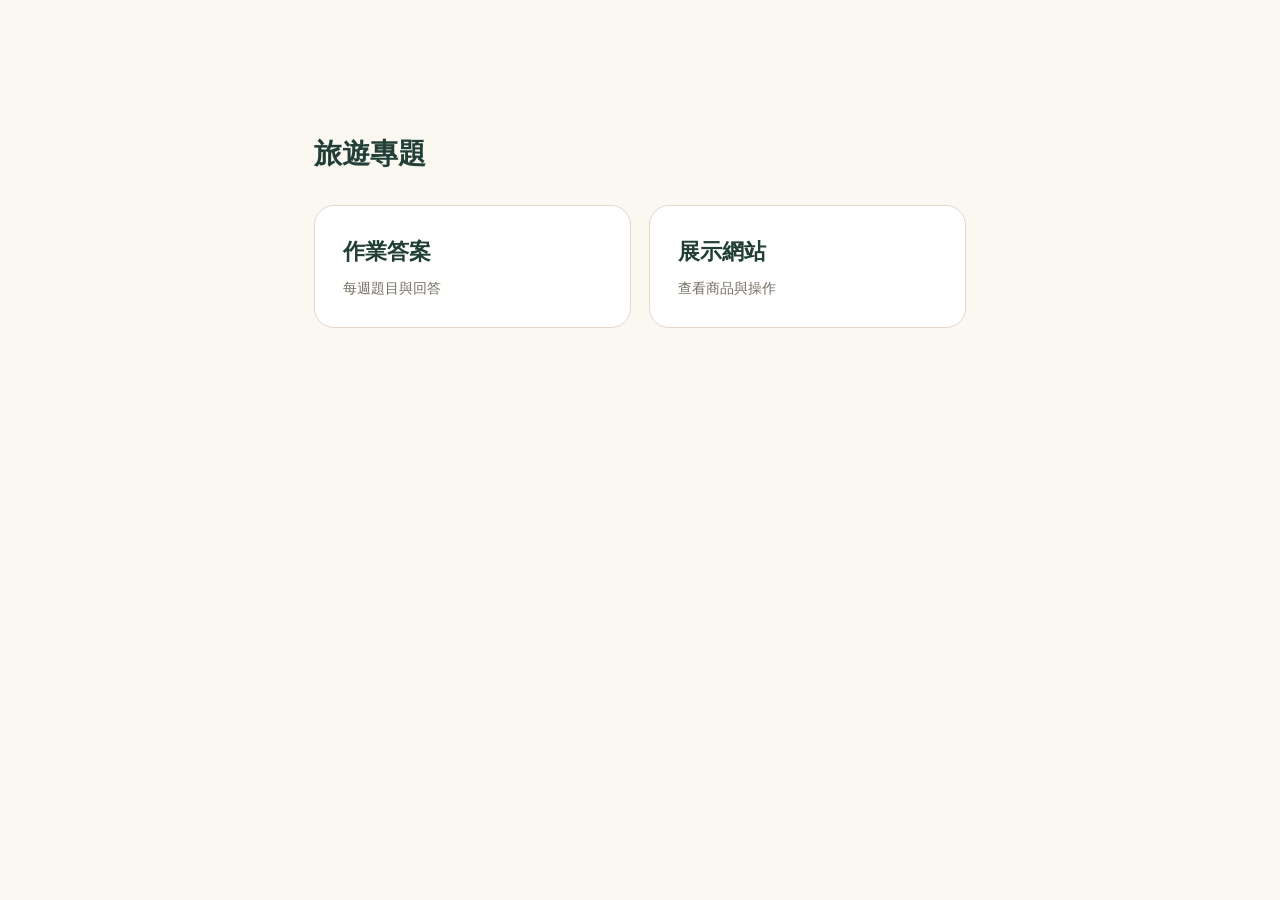
<file: 作業區/獨立展示/index.html>
<!doctype html>
<html lang="zh-Hant">
<head>
  <!-- 中文說明：只提供兩個組員入口；技術資料從對應作業題目查閱。 -->
  <meta charset="utf-8"><meta name="viewport" content="width=device-width,initial-scale=1">
  <title>旅遊專題</title>
  <style>
    /* 中文說明：兩個大按鈕，電腦並排、手機單欄。 */
    *{box-sizing:border-box}body{margin:0;background:#fbf7f1;color:#213f36;font:16px/1.6 "Microsoft JhengHei",sans-serif}main{max-width:700px;margin:12vh auto;padding:24px}h1{font-size:28px;margin:0 0 28px}nav{display:grid;grid-template-columns:1fr 1fr;gap:18px}a{display:block;padding:28px;background:white;border:1px solid #e6d8ca;border-radius:20px;color:inherit;text-decoration:none}a:hover{border-color:#c85638}a:focus-visible{outline:3px solid #c85638;outline-offset:4px}strong{display:block;font-size:22px}span{display:block;font-size:14px;color:#756f65;margin-top:8px}@media(max-width:520px){main{margin:5vh auto}nav{grid-template-columns:1fr}}
  </style>
</head>
<body><main><h1>旅遊專題</h1><nav aria-label="專題入口">
  <a href="../作業比照表.html"><strong>作業答案</strong><span>每週題目與回答</span></a>
  <a href="01_展示網頁/index.html"><strong>展示網站</strong><span>查看商品與操作</span></a>
</nav></main></body>
</html>
</file>
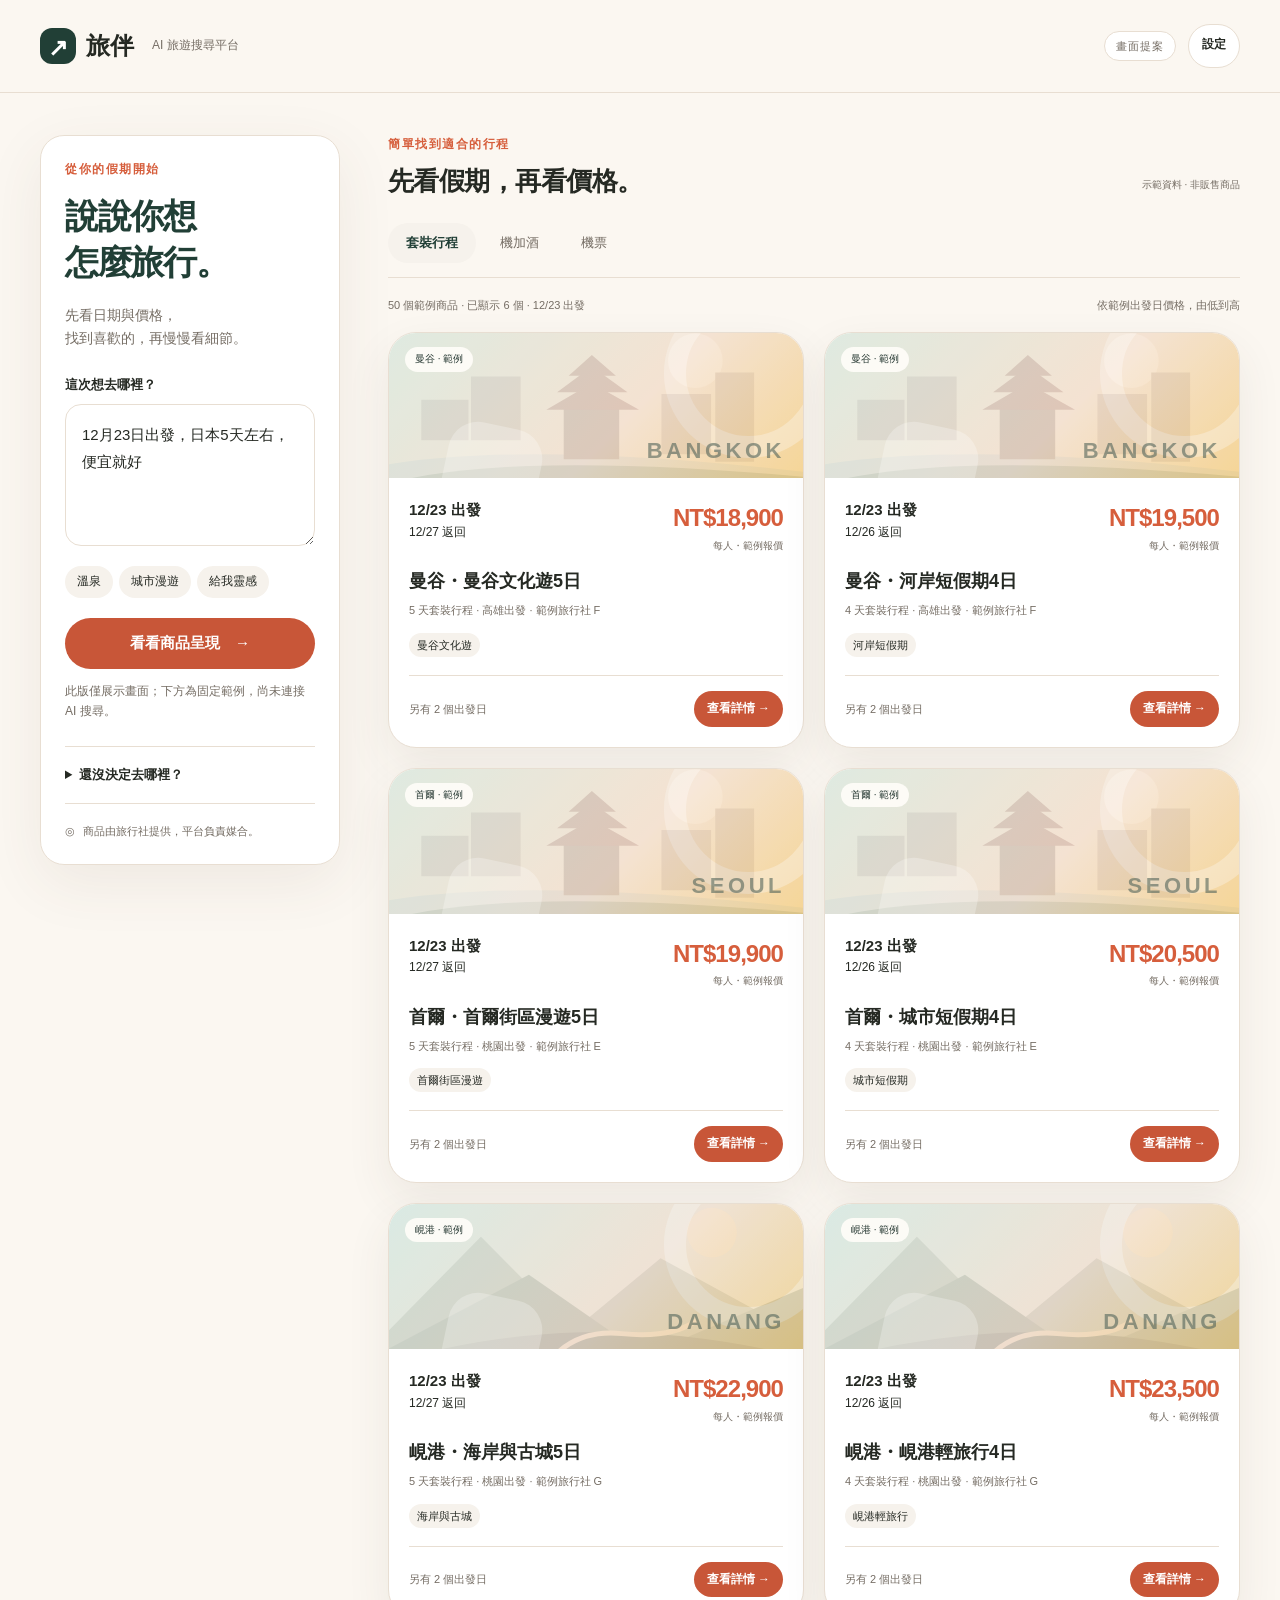
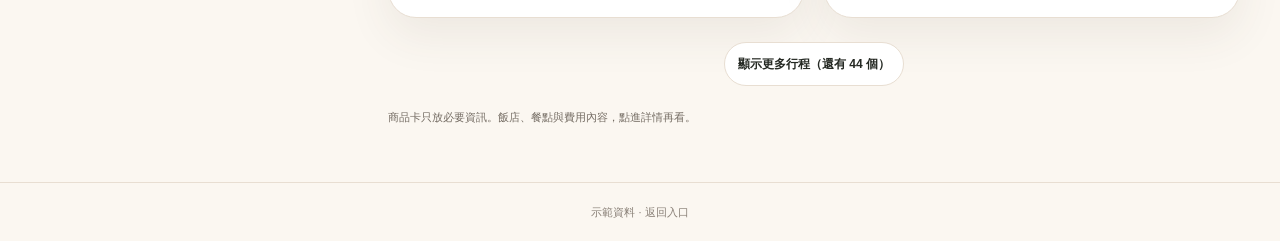
<file: 作業區/獨立展示/01_展示網頁/index.html>
<!doctype html>
<html lang="zh-Hant">
<head>
  <!-- 中文說明：獨立的畫面提案，僅讀取本資料夾範例資料，不連接商品系統或外部 AI。 -->
  <meta charset="utf-8"><meta name="viewport" content="width=device-width, initial-scale=1">
  <title>旅伴｜旅遊媒合畫面提案</title>
  <link rel="stylesheet" href="../02_前端程式碼/style.css?v=20261017-settings"><script src="../02_前端程式碼/settings.js?v=20261017-settings"></script><script src="../02_前端程式碼/models.js" defer></script><script src="../03_範例資料/sample-tours.js" defer></script><script src="../02_前端程式碼/app.js?v=20261017-settings" defer></script>
</head>
<body data-page="catalog">
  <header class="site-header"><a class="brand" href="index.html"><span class="brand-mark" aria-hidden="true">↗</span>旅伴<span class="brand-sub">AI 旅遊搜尋平台</span></a><nav class="header-actions" aria-label="網站選單"><span class="demo-badge">畫面提案</span><a class="quiet-button" href="settings.html">設定</a></nav></header>
  <main class="workspace">
    <aside class="search-panel" aria-label="需求輸入">
      <p class="eyebrow">從你的假期開始</p>
      <h1>說說你想<br>怎麼旅行。</h1>
      <p class="muted">先看日期與價格，<br>找到喜歡的，再慢慢看細節。</p>
      <form id="preview-form">
        <label for="request">這次想去哪裡？</label>
        <textarea id="request" maxlength="500" rows="4" placeholder="12月23日出發，日本5天左右，便宜就好">12月23日出發，日本5天左右，便宜就好</textarea>
        <div class="quick-tags" aria-label="填入需求文字"><button type="button" data-phrase="想泡溫泉">溫泉</button><button type="button" data-phrase="想逛街與看城市景點">城市漫遊</button><button type="button" data-phrase="還沒決定目的地，想聽旅遊建議">給我靈感</button></div>
        <button class="primary full" type="submit">看看商品呈現 <span aria-hidden="true">→</span></button>
        <p id="preview-status" class="small muted" role="status">此版僅展示畫面；下方為固定範例，尚未連接 AI 搜尋。</p>
      </form>
      <details class="inspiration"><summary>還沒決定去哪裡？</summary><p><span class="small-label">旅遊建議</span>想泡湯，可以先了解北海道；想逛街，可以先了解東京或大阪。建議不是可購買商品，日期與價格仍須看旅行社商品。</p></details>
      <div class="panel-foot"><span aria-hidden="true">◎</span> 商品由旅行社提供，平台負責媒合。</div>
    </aside>
    <section class="catalog" aria-labelledby="results-title">
      <div class="catalog-heading"><div><p class="eyebrow">簡單找到適合的行程</p><h2 id="results-title">先看假期，再看價格。</h2></div><span class="tiny-note">示範資料 · 非販售商品</span></div>
      <div class="category-tabs" role="group" aria-label="商品類型"><button type="button" data-category="tour" aria-pressed="true">套裝行程</button><button type="button" data-category="bundle" aria-pressed="false">機加酒</button><button type="button" data-category="flight" aria-pressed="false">機票</button></div>
      <div class="result-caption"><span id="result-count" role="status"></span><span id="sort-caption">依範例出發日價格，由低到高</span></div>
      <div id="product-grid" class="product-grid"></div>
      <!-- 中文說明：每次只增加六張卡片；不把50筆同時塞進畫面。 -->
      <div class="load-more-wrap"><button id="load-more" class="quiet-button" type="button" aria-controls="product-grid">顯示更多行程</button></div>
      <noscript><p>請啟用 JavaScript，以查看商品配置與詳情。</p></noscript>
      <p class="catalog-foot">商品卡只放必要資訊。飯店、餐點與費用內容，點進詳情再看。</p>
    </section>
  </main>
  <footer class="site-footer">示範資料 · <a href="../index.html">返回入口</a></footer>
</body>
</html>
</file>
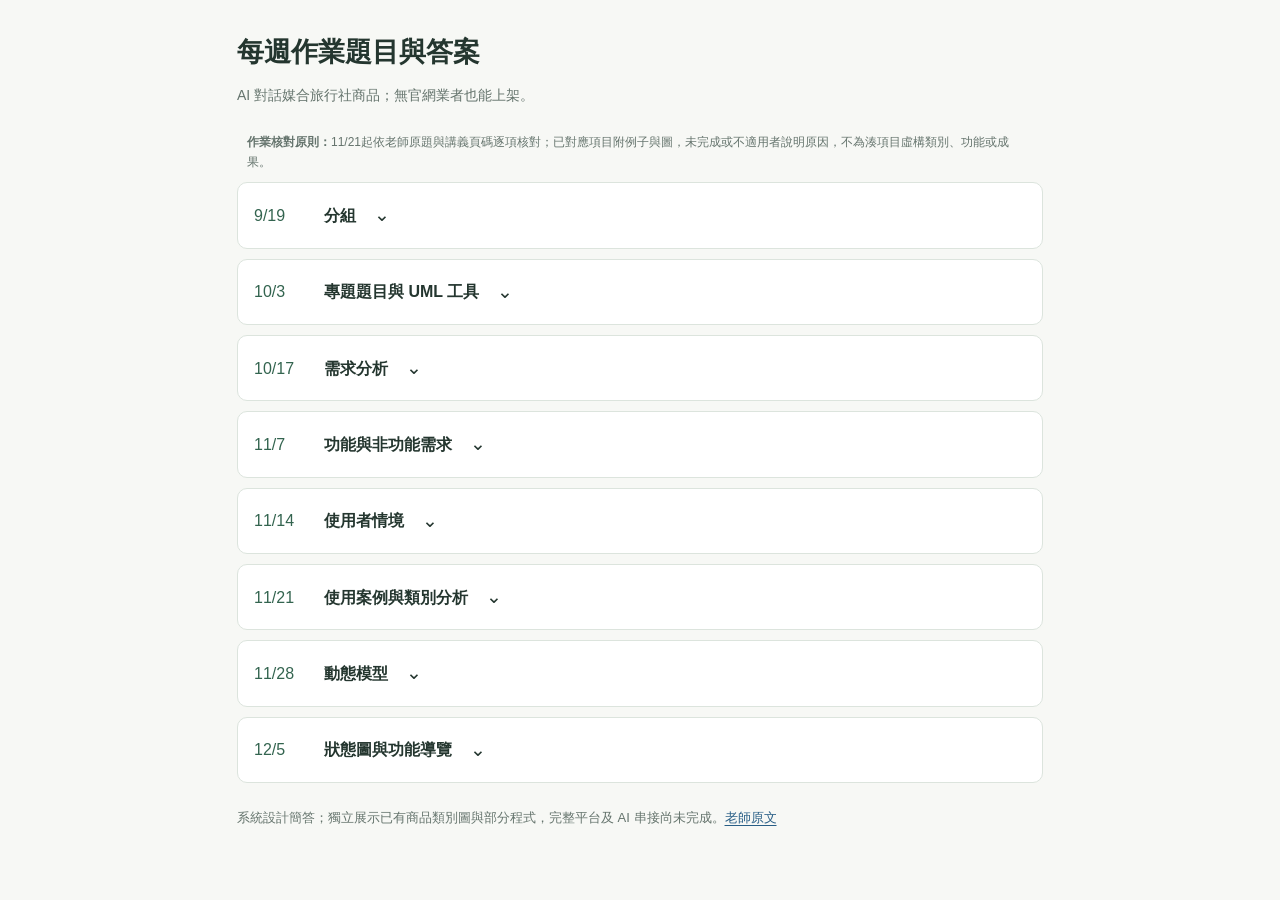
<file: 作業區/作業比照表.html>
<!doctype html>
<html lang="zh-Hant"><head><meta charset="utf-8"><meta name="viewport" content="width=device-width,initial-scale=1">
<title>每週作業題目與答案</title>
<!-- 中文備註：依老師日期分類的設計簡答文件，不是已完成的旅遊平台。 -->
<style>
/* 中文備註：只用一層details收合週次，題目與答案直接閱讀；單欄排版適合手機。 */
:root{color-scheme:light}*{box-sizing:border-box}body{margin:0;background:#f7f8f5;color:#24362f;font:16px/1.7 "Microsoft JhengHei",sans-serif}
main{max-width:850px;margin:auto;padding:30px 22px 50px}h1{font-size:27px;margin:0 0 8px}.intro{margin:0 0 24px;color:#65746d;font-size:14px}
details{background:#fff;border:1px solid #dce4dd;border-radius:10px;margin:10px 0}summary{display:flex;align-items:center;gap:14px;cursor:pointer;padding:16px;list-style:none}
summary::-webkit-details-marker{display:none}.date{width:56px;flex-shrink:0;color:#33644f}.title{font-weight:700}.status{margin-left:auto;color:#65746d;font-size:12px}.arrow{margin-left:4px;font-size:19px}details[open] .arrow{transform:rotate(180deg)}
.answers{padding:0 20px 12px}.qa{border-top:1px solid #e7ece7;padding:16px 0}.qa h2{font-size:16px;margin:0 0 7px}.qa p{margin:0;color:#40534a}
a{color:#285e86;text-underline-offset:3px}summary:focus-visible,a:focus-visible{outline:3px solid #b96b21;outline-offset:3px}footer{font-size:13px;margin-top:24px;color:#65746d}
@media(max-width:600px){main{padding:24px 14px}h1{font-size:23px}summary{display:grid;grid-template-columns:52px 1fr 18px;gap:6px;padding:14px}.status{grid-column:2;grid-row:2;margin-left:0}.arrow{grid-column:3;grid-row:1/3}.answers{padding:0 14px 8px}}
/* 中文備註：列印事件會暫時打開週次，列印後恢復原狀。 */
@media print{@page{size:A4;margin:14mm}body{background:#fff}main{padding:0}details{border:0;border-radius:0}.qa{break-inside:avoid}summary{padding:12px 0}.answers{padding:0}.arrow,footer{display:none}}

/* 中文備註：桌面以兩欄對照題目與答案，手機改為題目在上、答案在下。 */
table{width:100%;border-collapse:collapse;table-layout:fixed;font-size:14px}th,td{padding:14px 10px;vertical-align:top;text-align:left;border-top:1px solid #e1e7e1;overflow-wrap:anywhere}thead th{font-size:13px;color:#65746d}thead th:first-child{width:32%}tbody th{font-weight:700}
.comparison{margin-top:18px}.comparison thead th:first-child{width:20%}.comparison caption{text-align:left;font-size:14px;font-weight:700;padding:8px 10px}.footnote{font-size:12px;color:#65746d;margin:8px 10px}
@media(max-width:600px){table:not(.comparison) thead{display:none}table:not(.comparison),table:not(.comparison) tbody,table:not(.comparison) tr,table:not(.comparison) th,table:not(.comparison) td{display:block;width:100%}table:not(.comparison) tbody th{padding-bottom:4px}table:not(.comparison) tbody td{padding-top:0;border-top:0}}
/* 中文備註：手機把四欄比較表改為單一系統一張文字卡，避免欄位過窄。 */
@media(max-width:600px){.comparison,.comparison tbody,.comparison tr,.comparison tbody th,.comparison tbody td{display:block;width:100%}.comparison thead{display:none}.comparison tbody th{background:#eef3ee;border-radius:6px;margin-top:10px}.comparison tbody td{border-top:0;padding:8px 10px}.comparison td:before{content:attr(data-label);display:block;font-weight:700;font-size:12px;color:#65746d}}
/* 中文教學：截圖按情境順序閱讀，點圖放大；預設收合，不擠占每週答案。 */
.story-gallery{margin:20px 0;padding:0 14px}.story-gallery>summary{padding:16px 0;font-weight:700}.story-gallery figure{margin:24px 0}.story-gallery img{display:block;width:100%;height:auto;max-height:520px;object-fit:contain;border:1px solid #dce4dd;border-radius:10px;background:#f7f8f5}.story-gallery figcaption p,.story-gallery>p{font-size:14px}.story-gallery h3{font-size:17px}
.scenario-story{padding-left:26px;font-size:15px}.scenario-story li{padding:7px 0 10px 4px;line-height:1.8}.scenario-story li>strong{display:block;color:#33644f;font-size:14px}.scenario-error{font-size:13px;color:#65746d;padding:12px 0}
.teacher-requirement{background:#eef3ed;border-left:3px solid #46735b;padding:12px 14px;font-size:14px;line-height:1.8}
</style></head><body><main><h1>每週作業題目與答案</h1><p class="intro">AI 對話媒合旅行社商品；無官網業者也能上架。</p>
<p class="footnote"><strong>作業核對原則：</strong>11/21起依老師原題與講義頁碼逐項核對；已對應項目附例子與圖，未完成或不適用者說明原因，不為湊項目虛構類別、功能或成果。</p>
<details id="section-1"><summary><span class="date">9/19</span><span class="title">分組</span><span class="arrow" aria-hidden="true">⌄</span></summary><div class="answers"><table><thead><tr><th scope="col">老師題目</th><th scope="col">我們的答案</th></tr></thead><tbody><tr><th scope="row">分組名單</th><td>陳威任 4144W006、陳宏傑 4144W007、賴叔佑 4144W009、李慶寶 4144W010、劉宥伸 4144W013、林柏諭 4144W014。</td></tr>
<tr><th scope="row">小組組長</th><td>林柏諭（4144W014）。</td></tr></tbody></table></div></details>
<details id="section-2"><summary><span class="date">10/3</span><span class="title">專題題目與 UML 工具</span><span class="arrow" aria-hidden="true">⌄</span></summary><div class="answers"><table><thead><tr><th scope="col">老師題目</th><th scope="col">我們的答案</th></tr></thead><tbody><tr><th scope="row">專題題目</th><td>AI 旅遊搜尋平台：以 AI 對話媒合旅行社的套裝行程、機加酒與機票。平台沒有自有商品，無官網業者也能上架。</td></tr>
<tr><th scope="row">大系統</th><td>涵蓋旅客搜尋、業者商品管理與管理員審核，包含帳號、商品、梯次、報價和對話等資料。</td></tr>
<tr><th scope="row">創新</th><td>用聊天或語音表達需求，帶出旅遊商品卡；需要靈感時提供目的地與影片建議。</td></tr>
<tr><th scope="row">吸引力</th><td>旅客不用逐家整理搜尋條件；業者多一個展示商品、接觸旅客的入口。</td></tr>
<tr><th scope="row">技術可行</th><td>規劃以網頁、資料庫及外部 AI API 實作；AI 整理需求，商品日期與價格由後端查詢。</td></tr>
<tr><th scope="row">多種類別</th><td>可分析 User、Agency、TravelProduct、Departure、PriceQuote、Conversation 等類別。</td></tr>
<tr><th scope="row">資料分類／繼承</th><td>TravelProduct 可分成 PackageTour、FlightHotelPackage、FlightTicket。例如日本五天團、機票加四晚住宿、單獨機票。</td></tr>
<tr><th scope="row">UML 工具</th><td>使用 PlantUML 繪圖，可輸出 PNG、SVG；例：描述旅遊商品及三個子類別，產生繼承類別圖。</td></tr>
<tr><th scope="row">工具能力（老師建議）</th><td>目前用於繪圖，尚未建立 UML 自動產生應用程式碼或程式碼反向產圖的流程。</td></tr></tbody></table></div></details>
<details id="section-3"><summary><span class="date">10/17</span><span class="title">需求分析</span><span class="arrow" aria-hidden="true">⌄</span></summary><div class="answers"><table><thead><tr><th scope="col">老師題目</th><th scope="col">我們的答案</th></tr></thead><tbody><tr><th scope="row">1. Introduction：目的、動機</th><td>協助旅客快速找到符合日期與預算的商品，並讓旅行社有共同的上架與媒合入口。</td></tr>
<tr><th scope="row">2. Current system：比較四個系統</th><td>保留原四個系統，另加入易遊網與三個國外平台，共八個參考系統。老師原要求仍是三個類似系統加本系統。</td></tr>
<tr><th scope="row">3. Proposed system：提出的系統</th><td>旅客以對話找商品，業者提交自己的商品，管理員審核後發布；平台負責展示與媒合。</td></tr>
<tr><th scope="row">3.1 Overview：系統概述</th><td>輸入需求 → AI 整理條件 → 查商品 → 顯示旅遊卡 → 看詳情 → 聯絡業者。例：輸入「12月23日，日本五天，三萬元內」，查看符合條件的行程。</td></tr></tbody></table><table class="comparison"><caption>原四個系統＋四個新增參考</caption><thead><tr><th scope="col">系統</th><th scope="col">功能與優點</th><th scope="col">限制／分析</th><th scope="col">我們可參考的地方</th></tr></thead><tbody><tr><th scope="row"><a href="https://travel.liontravel.com/order/choose?groupid=26JH927TRH-ZP&amp;normgroupid=ef86e3b8-5dc2-43d1-8e0c-6ab2e3173d20">雄獅旅遊</a></th><td data-label="功能與優點">呈現行程、出發日期與價格。</td><td data-label="限制／分析">起價不等於所選日期及人數的最終價格。</td><td data-label="我們可參考的地方">分開顯示梯次日期與對應報價。</td></tr>
<tr><th scope="row"><a href="https://www.colatour.com.tw/webDM/Portal/intro/ordertour.html">可樂旅遊</a></th><td data-label="功能與優點">可先選行程，也可先選日期。</td><td data-label="限制／分析">旅客仍需自行設定條件；操作負擔待測。</td><td data-label="我們可參考的地方">保留日期與目的地兩種查找入口。</td></tr>
<tr><th scope="row"><a href="https://www.pktravel.com.tw/japan/hokkaido">品冠旅遊</a></th><td data-label="功能與優點">字卡呈現特色、日期與起價。</td><td data-label="限制／分析">指定日期的實際費用須查商品。</td><td data-label="我們可參考的地方">用短文字突出行程特色。</td></tr>
<tr><th scope="row"><a href="https://www.eztravel.com.tw/">易遊網</a></th><td data-label="功能與優點">團體旅遊、機加酒、機票及日期篩選。</td><td data-label="限制／分析">商品類別與優惠多；找團步驟待測。</td><td data-label="我們可參考的地方">標示供應業者，初期聚焦三種商品。</td></tr>
<tr><th scope="row"><a href="https://www.tourradar.com/">TourRadar</a></th><td data-label="功能與優點">整合多家業者的多天行程、價格與評價。</td><td data-label="限制／分析">國際機票一般不包含，須查各商品。</td><td data-label="我們可參考的地方">清楚呈現天數、價格、業者與包含項目。</td></tr>
<tr><th scope="row"><a href="https://www.travelstride.com/">Travelstride</a></th><td data-label="功能與優點">比較行程與業者，展示 AI 客製規劃入口。</td><td data-label="限制／分析">AI 客製方案與現成商品須分開比較。</td><td data-label="我們可參考的地方">區分靈感建議與真實業者商品。</td></tr>
<tr><th scope="row"><a href="https://www.travelsupermarket.com/">TravelSupermarket</a></th><td data-label="功能與優點">比較套裝假期，轉往業者網站完成訂購。</td><td data-label="限制／分析">價格可能變動，稅費與附加項目需確認。</td><td data-label="我們可參考的地方">清楚標來源與前往業者的入口。</td></tr>
<tr><th scope="row">本平台（規劃）</th><td data-label="功能與優點">對話搜尋、日期與價格優先、業者上架。</td><td data-label="限制／分析">依賴商品更新，AI 理解與成效待驗證。</td><td data-label="我們可參考的地方">先做好日期、報價及商品來源。</td></tr></tbody></table><p class="footnote">我們的設計重點：以出發日期與價格找真實業者商品，支援無官網業者上架，並用簡單對話減少操作。Travelstride 已展示 AI 功能，因此不把「有 AI」說成獨有優勢。</p><p class="footnote">官方資料查閱：2026/10/14。限制與參考方向含設計分析，未做操作優劣實測。<a href="https://www.tourradar.com/contact">TourRadar 機票說明</a>；Travelstride 依官方搜尋索引查閱，未實測 AI。</p><p class="footnote">本平台採用三項方向：TourRadar 的一致商品資訊、Travelstride 的旅遊建議，以及 TravelSupermarket 的業者轉接。介面採「聊天輸入 → 商品卡 → 完整詳情 → 聯絡業者」；商品卡先呈現日期、對應價格、天數與旅行社，其他日期、飯店、餐點與費用放詳情。靈感標為旅遊建議，不當作可購買商品；價格與包含項目依業者內文。</p><p class="footnote"><a href="獨立展示/index.html">開啟獨立畫面提案</a> · 正式整合位置待確認。</p></div></details>
<details id="section-4"><summary><span class="date">11/7</span><span class="title">功能與非功能需求</span><span class="arrow" aria-hidden="true">⌄</span></summary><div class="answers">
<p class="footnote">以下是作業版的未來需求設計，例子為設計資料；不代表AI、帳號或業者功能已完成。支援功能的開發優先順序另定。</p>
<h2 style="font-size:18px">3.2 功能性需求（19項）</h2>
<table><thead><tr><th scope="col">功能</th><th scope="col">詳細答案與例子</th></tr></thead><tbody><tr><th scope="row">FR-01 AI／語音搜尋</th><td><p><strong>做法：</strong>旅客不必先登入，可打字或使用麥克風輸入需求。語音先轉文字，外部 AI 整理日期、目的地、天數與預算，後端核對條件後查已發布商品；不清楚的條件先追問。</p><p><strong>例子：</strong>輸入「我想去日本」→ 系統詢問出發日 → 回答「2026/12/23，五天，三萬元內」→ 確認條件 → 顯示符合的旅行社商品卡。AI 失敗時保留文字，提供重試或一般篩選。</p></td></tr>
<tr><th scope="row">FR-02 修改與還原條件</th><td><p><strong>做法：</strong>旅客可接著修改一個條件，系統保留沒有修改的條件；成功搜尋後記錄上一輪條件，供旅客還原。</p><p><strong>例子：</strong>原條件為12/23、日本、五天、三萬元內 → 輸入「改成四天」→ 只改天數並重新找商品 → 按還原回到五天；查詢失敗不清空原條件。</p></td></tr>
<tr><th scope="row">FR-03 快捷標籤</th><td><p><strong>做法：</strong>點選目的地、天數或主題標籤，可把需求文字加入輸入框，再由旅客確認送出；不把大量標籤一次攤開。</p><p><strong>例子：</strong>點「日本」和「溫泉」→ 輸入框加入對應文字 → 自己補上日期並搜尋。重複或矛盾條件需提示調整，不能讓畫面與實際查詢不同。</p></td></tr>
<tr><th scope="row">FR-04 篩選與排序</th><td><p><strong>做法：</strong>先篩選指定日期、目的地、天數、出發地及預算，再依旅客選擇排列價格。沒有目的地可查不同地點；「便宜就好」代表低價優先，不代表系統自行設定預算上限。</p><p><strong>例子：</strong>指定12/23、日本五天、三萬元內 → 顯示同日25,000元、28,000元的行程。若無符合商品，先詢問是否接受鄰近日期；不把其他日期混成符合結果。</p></td></tr>
<tr><th scope="row">FR-05 商品卡</th><td><p><strong>做法：</strong>把商品、所選梯次及其報價組成旅遊卡，突出出發日、價格、天數與旅行社。套裝行程、機加酒、機票只顯示各自適用欄位。</p><p><strong>例子：</strong>卡片顯示「12/23出發、日本五天、每人28,000元、某旅行社」→ 點卡片開同一商品詳情。價格未知標「待確認」，測試資料清楚標示為範例。</p></td></tr>
<tr><th scope="row">FR-06 商品詳情與來源</th><td><p><strong>做法：</strong>提供獨立頁面，呈現每日行程、不同日期報價、航班、飯店、餐點、費用及業者窗口；有官網可連到原商品，無官網業者使用經審核的平台商品頁。</p><p><strong>例子：</strong>旅客看完北海道五天內容 → 換12/24，價格與回程一起更新 → 決定購買時前往業者商品頁或聯絡窗口。未提供的餐點、稅費標待確認；平台不自行承諾名額。</p></td></tr>
<tr><th scope="row">FR-07 少量商品比較</th><td><p><strong>做法：</strong>旅客可自行加入2～3個商品，對照日期、對應價格、天數及出發地；比較是輔助功能，不要求旅客先比較才能聯絡業者。</p><p><strong>例子：</strong>加入同日出發的兩個五天團 → 對照28,000元與30,000元及行程差異 → 選其中一個看詳情；加入第四筆時提示先移除一筆。</p></td></tr>
<tr><th scope="row">FR-08 收藏與追蹤清單</th><td><p><strong>做法：</strong>保存旅客選擇的商品及梯次，支援取消收藏。訪客清單限同一裝置；登入後可選擇合併並去除重複，會員清單只對本人開放。</p><p><strong>例子：</strong>先收藏12/23的日本五天行程 → 登入後合併到自己的清單 → 下次再看。收藏不代表訂位、保留價格或已開啟通知。</p></td></tr>
<tr><th scope="row">FR-09 價格紀錄</th><td><p><strong>做法：</strong>取得可信的新報價後，記下同商品、同梯次、相同費用條件的價格及觀測時間；讀取畫面本身不新增價格紀錄。</p><p><strong>例子：</strong>同一梯次先記錄40,000元，之後記錄36,000元 → 清單顯示兩筆日期與價格；不同出發日、幣別或方案不能直接算成降價。沒有紀錄時明確顯示。</p></td></tr>
<tr><th scope="row">FR-10 降價／出清提醒</th><td><p><strong>做法：</strong>旅客可設定降價門檻、出清提醒及關閉通知。有效新報價達門檻才建立網站通知；LINE需完成對應串接與綁定後使用。出清必須有業者標示，不能只因便宜就稱出清。</p><p><strong>例子：</strong>基準價40,000元、門檻10% → 同梯次降到36,000元且仍有效 → 建立一筆通知；再次檢查同一事件不重複發送。過期、未知價格不觸發降價提醒。</p></td></tr>
<tr><th scope="row">FR-11 Email註冊與驗證</th><td><p><strong>做法：</strong>以Email作為帳號，旅客填密碼與顯示名稱後建立待驗證帳號；有效驗證連結只能使用一次，過期可申請重寄。一般註冊不會取得業者或管理員權限。</p><p><strong>例子：</strong>填資料 → 系統檢查Email與密碼 → 寄出驗證信 → 點有效連結啟用 → 可以登入；寄信失敗需提示，不宣稱已成功寄達。</p></td></tr>
<tr><th scope="row">FR-12 登入、登出與角色入口</th><td><p><strong>做法：</strong>登入後依角色提供旅客、旅行社及管理員功能；每次受保護操作都由後端驗證身分與權限。登出後仍可瀏覽公開商品。</p><p><strong>例子：</strong>旅客登入只見自己的收藏；業者登入可管理自己的商品；管理員可審核。旅客直接輸入後台網址，也不能讀寫業者草稿。</p></td></tr>
<tr><th scope="row">FR-13 忘記密碼</th><td><p><strong>做法：</strong>使用Email申請限時、一次性的重設連結；新密碼通過規則後更新，撤銷舊登入狀態。畫面不公開某個Email是否已註冊。</p><p><strong>例子：</strong>提交Email → 收到重設信 → 設新密碼 → 使用新密碼登入；舊連結第二次使用或過期時拒絕，提供重新申請入口。</p></td></tr>
<tr><th scope="row">FR-14 業者商品草稿</th><td><p><strong>做法：</strong>旅行社人員建立或修改自己的商品、梯次、價格、內容及窗口，儲存草稿與版本。外部商品網址可選填，讓無官網旅行社也能準備上架。</p><p><strong>例子：</strong>無官網業者填日本五天商品及LINE窗口 → 儲存草稿 → 修改價格再存一個版本。旅客搜尋不到未發布草稿，業者也不能修改其他公司的草稿。</p></td></tr>
<tr><th scope="row">FR-15 商品送審</th><td><p><strong>做法：</strong>業者完成資料後送審，系統檢查必要欄位並記錄狀態、版本與時間；業者可看退回原因，修正後再送。</p><p><strong>例子：</strong>業者送審 → 狀態變待審核 → 管理員退回「請補費用說明」→ 業者補資料並再送。已待審的同一份資料不重複建立送審紀錄。</p></td></tr>
<tr><th scope="row">FR-16 審核與發布</th><td><p><strong>做法：</strong>管理員核對來源、商品內容、日期、報價與業者窗口，選擇核准發布或附原因退回；發布時商品、梯次及報價要一起完成。</p><p><strong>例子：</strong>管理員核准資料完整的商品 → 平台建立公開商品頁 → 旅客搜尋得到；費用不清楚的商品退回後仍不公開。寫入失敗不能留下半套已發布資料。</p></td></tr>
<tr><th scope="row">FR-17 管理總覽</th><td><p><strong>做法：</strong>管理員查看待審商品、處理狀態與必要統計，再進入對應項目處理；查看總覽不會自動核准或改價。</p><p><strong>例子：</strong>總覽有兩份待審 → 打開第一份並退回 → 回總覽時該份顯示需修改。查詢失敗顯示重試提示，不能把錯誤當成零筆待審。</p></td></tr>
<tr><th scope="row">FR-18 旅遊靈感與影片</th><td><p><strong>做法：</strong>旅客目的地未定時，AI提供少量旅遊建議及理由；旅客確認後才改搜尋條件。規劃每5張商品卡搭配1張相關影片卡，影片與可購買商品分開，來源及授權方式仍待確認。</p><p><strong>例子：</strong>旅客說「12月想玩雪，地點不限」→ 看建議後選日本 → 系統查日本商品。影片只補充介紹，不能當作價格或可售證據；沒有可信來源時不編造影片或商品。</p></td></tr><tr><th scope="row">FR-19 個人設定</th><td>從首頁或詳情進入設定頁，選色調、常用出發地、商品類型、排序與通知偏好。例：林柏諭選森林綠、台中出發並儲存，下次首頁沿用。錯誤不寫入，恢復預設前先確認。展示偏好僅存在本機；帳號、寄信與通知發送尚未串接。</td></tr></tbody></table>
<h2 id="oo-explanation" style="font-size:18px">物件導向（OO）對照</h2>
<p>上述需求適合用物件導向設計。需求表說明系統要做什麼，再透過類別、資料與方法分配責任；目前已有前端示例，完整平台仍待逐步完成。</p>
<table><thead><tr><th scope="col">需求</th><th scope="col">對應物件與方法</th></tr></thead><tbody>
<tr><th scope="row">旅行社管理商品</th><td>Agency：透過 addProduct() 加入商品、findProduct() 查找自己的商品集合。</td></tr>
<tr><th scope="row">商品有不同出發日期</th><td>TravelProduct、Departure：透過 quoteAt(index) 取得指定梯次。</td></tr>
<tr><th scope="row">每個日期有對應價格</th><td>PriceQuote：保存金額與費用說明，透過 label 等 getter 提供讀取。</td></tr>
</tbody></table>
<ul>
<li><strong>封裝：</strong>PriceQuote 用私有欄位 #amount 保存金額，建立時檢查價格，外部透過 getter 讀取。</li>
<li><strong>繼承：</strong>PackageTour（套裝行程）、FlightHotelPackage（機加酒）、FlightTicket（機票）繼承 TravelProduct（旅遊商品）。</li>
<li><strong>多型：</strong>商品卡統一呼叫 getSummary()，不同商品子類別回傳自己的摘要。</li>
<li><strong>擁有關係：</strong>旅行社有商品，商品有出發梯次，每個梯次有對應報價。</li>
</ul>
<p><strong>上台說法：</strong>「我們把旅行社、商品、梯次與報價設計成不同物件，讓每個物件管理自己的資料，並透過方法合作完成需求。」</p>
<p class="footnote">這些例子對應目前的前端示範；商品集合查找不等於後端權限驗證，也不表示完整AI系統已完成。</p>
<h2 style="font-size:18px">3.3 非功能性需求</h2>
<p class="footnote">以下說明系統在操作、品質與維護方面的規劃。</p>
<table><thead><tr><th scope="col">需求分類</th><th scope="col">我們的做法</th></tr></thead><tbody><tr><th scope="row">3.3.1 哪些使用者會使用？</th><td>主要有旅客、旅行社人員和管理員，分別負責找行程、上架商品和審核商品。旅客可以先搜尋，不必一進網站就登入。</td></tr>
<tr><th scope="row">3.3.1 是否有多種類型的使用者？</th><td>有。不同角色看到不同功能：旅客看收藏，旅行社看自己的商品，管理員看審核清單；系統也會檢查權限，不能只靠隱藏按鈕。</td></tr>
<tr><th scope="row">3.3.1 使用者需要哪些教學？</th><td>旅客提供搜尋例句；旅行社提供填商品、送審和修改的說明；管理員提供審核步驟。例如業者照填寫範例完成商品後，就能送出審核。</td></tr>
<tr><th scope="row">3.3.1 容易學會是否重要？</th><td>重要。旅客輸入「12/23，日本五天，三萬元內」就能開始找行程，不用先學會一整套篩選操作。缺少日期等重要條件時，系統再詢問。</td></tr>
<tr><th scope="row">3.3.1 是否應防止操作錯誤？</th><td>會。資料不合理時，指出需要修改的地方，並保留其他已填內容。例如回程早於出發日，系統會請使用者修正日期。</td></tr>
<tr><th scope="row">3.3.1 有哪些輸入／輸出設備？</th><td>可用鍵盤、滑鼠、手機觸控或麥克風輸入，結果顯示在螢幕上；影片聲音由喇叭或耳機播放。不方便說話或不能使用麥克風時，仍可打字搜尋。</td></tr>
<tr><th scope="row">3.3.2 需要哪些文件？</th><td>提供旅客操作說明、旅行社上架說明、管理員審核說明，以及開發人員使用的程式與UML文件。內容應跟目前版本一致。</td></tr>
<tr><th scope="row">3.3.2 文件讀者</th><td>旅客看如何找行程，旅行社看如何上架，管理員看如何審核；開發與維運人員看程式架構及問題處理方式，讓每個人容易找到自己需要的內容。</td></tr>
<tr><th scope="row">3.3.3 硬體考量</th><td>使用者可用能上網的電腦、手機或平板。AI運算和商品查詢由伺服器處理，使用者不需要準備高階電腦。</td></tr>
<tr><th scope="row">3.3.4 效能特性</th><td>搜尋應快速回應，等待AI時顯示處理中。若超過設定時間仍沒有結果，就保留原需求，提示使用者重試或改用一般篩選；實際速度仍需測試。</td></tr>
<tr><th scope="row">3.3.5 錯誤與極端情況</th><td>系統要說清楚是輸入有誤、沒有符合行程，還是服務暫時失敗。例如找不到12/23的日本團，就詢問是否改日期，不能編出行程或價格。</td></tr>
<tr><th scope="row">3.3.6 系統串接</th><td>語音先轉成文字，AI再整理旅遊條件，後端確認後查旅行社商品；註冊與忘記密碼會使用郵件服務。任何服務失敗都要顯示提示。</td></tr>
<tr><th scope="row">3.3.7 品質問題</th><td>日期、價格與費用以旅行社提供的資料為準，缺資料就標待確認。例如搜尋滑雪時，行程要真的包含滑雪活動；切換出發日也要顯示該日價格。</td></tr>
<tr><th scope="row">3.3.8 系統修改</th><td>不同功能分開管理，修改時保留版本並更新相關說明。例如更換AI服務後，仍要確認日期和預算能正確傳給商品搜尋；出問題時可回復原版本。</td></tr>
<tr><th scope="row">3.3.9 實際使用環境</th><td>要能在電腦和手機上清楚操作。吵雜場所可改用文字；傳送途中斷線時，保留本頁已輸入的需求，讓使用者恢復網路後重試。</td></tr>
<tr><th scope="row">3.3.10 安全問題</th><td>旅客只能看自己的私人資料，旅行社只能修改自己的商品。例如A旅行社不能改B旅行社的價格。密碼不存明文，AI金鑰留在後端，重設密碼連結需限時且只能使用一次。</td></tr>
<tr><th scope="row">3.3.11 資源與管理</th><td>旅行社更新商品，管理員審核，工程師維護系統並備份資料。AI用量設上限；到上限後暫停新的AI請求，但仍可用一般搜尋找行程。</td></tr></tbody></table>
</div></details>
<details id="section-5"><summary><span class="date">11/14</span><span class="title">使用者情境</span><span class="arrow" aria-hidden="true">⌄</span></summary><div class="answers">
<p class="teacher-requirement"><strong>老師補充要求</strong><br>選擇系統的一個功能，用真實姓名寫出完整使用劇本，明確定義情境中的資料、使用者操作與畫面變化，讓使用者能照著操作，避免後續功能修改及與客戶的紛爭。</p>
<p><strong>功能：對話找行程｜使用者：林柏諭</strong></p><p class="footnote">設計劇本，假設找到四筆商品；目前展示尚未串接AI。</p>
<ol class="scenario-story">
<li><strong>開啟網站</strong>林柏諭看到對話框和行程卡，提示文字寫著「從這裡輸入需求，尋找行程」。</li>
<li><strong>輸入想法</strong>他點對話框，輸入「日本泡溫泉，便宜一點」，按「找尋行程」。畫面顯示他的訊息與追問。</li>
<li><strong>補充日期</strong>系統詢問出發日與天數。他輸入「2026/12/23，五天」，核對條件後按「確認搜尋」，畫面顯示搜尋中。</li>
<li><strong>挑選行程</strong>搜尋完成後，右側顯示四張符合的旅遊卡，價格由低到高排列，卡上有日期、天數、價格與旅行社。</li>
<li><strong>查看與聯絡</strong>他點卡片看行程、住宿、餐點和費用；喜歡就按「聯絡旅行社」，開啟業者商品頁或 LINE 窗口。按返回可繼續看原本的卡片。</li>
</ol>
<table><thead><tr><th scope="col">老師要求（依課堂補充整理）</th><th scope="col">本例如何符合</th></tr></thead><tbody>
<tr><th scope="row">1. 全部相關資料（產生、修改、刪除、讀寫）</th><td>建立對話及日本、溫泉、出發日、天數、排序等條件；讀取旅行社商品、梯次、報價與詳情；補充需求後更新條件及結果。按清除並確認，只刪本頁搜尋暫存，不刪業者商品。</td></tr>
<tr><th scope="row">2. 使用者全部介面操作（鍵盤、滑鼠、語音等）</th><td>林柏諭用滑鼠點輸入框、鍵盤打字，點搜尋、確認條件、旅遊卡、返回及聯絡按鈕。若用語音，先點麥克風並授權，說完後核對文字再送出；也可取消改打字。</td></tr>
<tr><th scope="row">3. 系統全部介面及變化（文字、圖形、設定檔等）</th><td>首頁顯示對話框與卡片；送出後顯示訊息、追問及條件摘要；確認後顯示搜尋中、四張結果卡；點卡片開啟詳情，再前往業者窗口。此搜尋不修改設定檔；設定功能的操作圖另附於下方。</td></tr>
</tbody></table><p class="scenario-error"><strong>修改與例外：</strong>他可接著輸入「改四天」並確認，只更新天數；點清除並確認可重新開始。查無結果時詢問是否調整條件；服務失敗保留輸入並提供重試。</p>
<details id="settings-story" class="story-gallery"><summary>看設定功能的操作圖片（6張）</summary><p><a href="獨立展示/01_展示網頁/settings.html">開啟設定頁 →</a></p>
<figure><figcaption><strong>1. 開啟設定</strong><p>林柏諭點首頁右上角的「設定」。</p></figcaption><a href="獨立展示/畫面截圖/設定情境/01_首頁設定入口.jpg" target="_blank" rel="noopener"><img src="獨立展示/畫面截圖/設定情境/01_首頁設定入口.jpg" alt="開啟設定的網頁截圖" loading="lazy"></a></figure>
<figure><figcaption><strong>2. 閱讀設定</strong><p>畫面分成帳號、色調、搜尋偏好與通知四區。</p></figcaption><a href="獨立展示/畫面截圖/設定情境/02_設定頁.jpg" target="_blank" rel="noopener"><img src="獨立展示/畫面截圖/設定情境/02_設定頁.jpg" alt="閱讀設定的網頁截圖" loading="lazy"></a></figure>
<figure><figcaption><strong>3. 選擇登入</strong><p>他選擇身分或註冊、忘記密碼；目前是介面展示，尚未連接帳號服務。</p></figcaption><a href="獨立展示/畫面截圖/設定情境/03_選擇登入.jpg" target="_blank" rel="noopener"><img src="獨立展示/畫面截圖/設定情境/03_選擇登入.jpg" alt="選擇登入的網頁截圖" loading="lazy"></a></figure>
<figure><figcaption><strong>4. 儲存偏好</strong><p>他選森林綠、台中出發，按儲存後顯示「已儲存在這台瀏覽器」。</p></figcaption><a href="獨立展示/畫面截圖/設定情境/04_儲存色調與偏好.jpg" target="_blank" rel="noopener"><img src="獨立展示/畫面截圖/設定情境/04_儲存色調與偏好.jpg" alt="儲存偏好的網頁截圖" loading="lazy"></a></figure>
<figure><figcaption><strong>5. 輸入錯誤</strong><p>降價幅度填0時，畫面提示填1～50，不覆寫原設定。</p></figcaption><a href="獨立展示/畫面截圖/設定情境/05_錯誤提示.jpg" target="_blank" rel="noopener"><img src="獨立展示/畫面截圖/設定情境/05_錯誤提示.jpg" alt="輸入錯誤的網頁截圖" loading="lazy"></a></figure>
<figure><figcaption><strong>6. 恢復預設</strong><p>按恢復預設會先詢問；取消保留原設定，確認才清除本機偏好。</p></figcaption><a href="獨立展示/畫面截圖/設定情境/06_清除前確認.jpg" target="_blank" rel="noopener"><img src="獨立展示/畫面截圖/設定情境/06_清除前確認.jpg" alt="恢復預設的網頁截圖" loading="lazy"></a></figure>
</details>
<details id="settings-uml" class="story-gallery"><summary>看設定功能的UML與程式分工</summary><p>劇本說明怎麼操作；UML說明正式流程與物件責任。這張圖對應設定儲存，不是對話搜尋。</p><ul><li>View：SettingsView，顯示設定畫面。</li><li>Controller：SettingsController，檢查及協調儲存。</li><li>Model：PreferenceStore，讀寫本機偏好。</li></ul><a href="獨立展示/04_UML圖表/03_MVC循序/SettingsSequence.svg" target="_blank" rel="noopener"><img src="獨立展示/04_UML圖表/03_MVC循序/SettingsSequence.svg" alt="設定功能MVC循序圖" loading="lazy"></a><p><a href="獨立展示/04_UML圖表/03_MVC循序/設定功能循序圖.puml">可編輯UML原稿</a></p></details>
</div></details>
<details id="section-6"><summary><span class="date">11/21</span><span class="title">使用案例與類別分析</span><span class="arrow" aria-hidden="true">⌄</span></summary><div class="answers">
<p class="teacher-requirement">老師要求：選定UML工具；使用案例要有動詞＋名詞的名稱、參與職稱與外部系統、開始情境、正常事件流程、結束結果、例外及相關非功能性需求。流程以主動句寫出使用者操作與系統回應。</p><p class="footnote">沿用11/14的「日本泡溫泉、便宜一點」情境。UML工具採PlantUML，保留可編輯原稿；以下是未來搜尋功能的正式設計，不代表AI與後端已完成。</p><details class="story-gallery" id="teacher-1121-original"><summary>老師原題與講義頁碼（3.5.3）</summary><pre style="white-space:pre-wrap;overflow-wrap:anywhere;font:inherit;font-size:13px;line-height:1.8;tab-size:2">11/21	3.5.3 Class identification from use case models
		L12_p19 L12_p20
		1) 文字分析
		使用一個使用案例 使用文字分析找出對應的 類別圖(用UML Tool製作)
			名詞(資料) =&gt; class 類別
			動詞(計算) =&gt; function (***屬於受詞的 function)
			形容詞(data) =&gt; 類別內的資料(變數,物件)
-----------------------------
			3.5.3.1 Data dictionary
			3.5.3.2 Class diagrams
		2) 類別關聯性 L3_p24 L3_p25 L3_p26 L3_p33
			修飾上面3.5.3的類別圖,類別圖必須有範例:
			1) 繼承關聯性 2)擁有關聯性 3)類別Qualification(找出資料的key)
				a)繼承: 分類 (父類別 分成不同類型的 子類別) L3_p33
				b)擁有: 分解 一類別內擁有 另外一個類別的物件(資料) L3_p24 L3_p33
				c)類別Qualification (找出資料的 key):
				給一個Qualification的範例 L3_p25 L3_p26</pre></details>
<h2 style="font-size:18px">3.5.2 使用案例：搜尋旅遊商品</h2>
<table><thead><tr><th scope="col">老師要求</th><th scope="col">我們的答案</th></tr></thead><tbody>
<tr><th scope="row">使用案例名稱</th><td>SearchTravelProducts（搜尋旅遊商品）：Search是動詞，TravelProducts是名詞。</td></tr>
<tr><th scope="row">參與者（職稱＋系統）</th><td>旅客是主要參與者；外部AI服務協助整理需求。這裡用職稱，不用劇本中的林柏諭。旅行社提供既有商品，上架與審核另屬其他使用案例。</td></tr>
<tr><th scope="row">開始情境</th><td>旅客已開啟搜尋頁；平台可讀取旅行社已發布的商品與梯次。不要求旅客先登入。</td></tr>
<tr><th scope="row">結束情境（結果）</th><td>旅客看到符合條件的商品卡，並可開啟同一商品與梯次的詳情；沒有結果或服務失敗時，系統顯示對應說明，不編造商品。</td></tr>
<tr><th scope="row">相關非功能性需求</th><td>系統保留失敗前的輸入、明確顯示處理狀態；後端核對AI整理的條件，價格與內容以業者來源為準；AI用量達上限時提供一般搜尋。</td></tr>
</tbody></table>
<details class="story-gallery" id="search-normal-flow"><summary>正常流程：旅客操作與系統回應（5步）</summary><table><thead><tr><th scope="col">使用者操作（主動句）</th><th scope="col">系統回應（主動句）</th></tr></thead><tbody>
<tr><th scope="row">1. 旅客輸入「日本泡溫泉，便宜一點」，按搜尋。</th><td>系統顯示旅客訊息，請外部AI整理需求，再詢問缺少的出發日與天數。</td></tr>
<tr><th scope="row">2. 旅客回答「2026/12/23出發，五天」。</th><td>系統顯示日本、溫泉、12/23、5天、低價優先的摘要。系統不把「便宜」自行換成預算上限。</td></tr>
<tr><th scope="row">3. 旅客核對條件，按確認搜尋。</th><td>系統驗證條件、顯示搜尋中，讀取已發布商品及同一出發日的報價，核對溫泉內容後由低價排列。</td></tr>
<tr><th scope="row">4. 旅客閱讀結果卡。</th><td>本例假設找到四筆；系統顯示四張卡片，包含商品名稱、出發日、天數、該梯次價格與旅行社。</td></tr>
<tr><th scope="row">5. 旅客點其中一張卡片。</th><td>系統開啟該商品、該梯次的詳情；旅客可返回原結果。本案例不建立訂單或付款。</td></tr>
</tbody></table>
</details>
<details class="story-gallery" id="search-exceptions"><summary>例外與替代流程</summary><table><thead><tr><th scope="col">情況</th><th scope="col">處理方式</th></tr></thead><tbody>
<tr><th scope="row">條件不足或日期無效</th><td>系統指出缺少或不合理的欄位，保留其他條件；旅客修正後回到確認步驟。</td></tr>
<tr><th scope="row">查無符合商品（替代結果）</th><td>系統顯示查無結果，詢問是否調整日期、天數或預算；旅客同意後才修改。</td></tr>
<tr><th scope="row">AI失敗、斷線或商品服務異常</th><td>系統保留輸入並顯示重試；AI無法使用時提供一般搜尋。系統不把故障顯示成零筆商品。</td></tr>
</tbody></table>
</details>
<details class="story-gallery"><summary>查看使用案例圖</summary><a href="獨立展示/04_UML圖表/02_商品類別/SearchUseCase.svg" target="_blank" rel="noopener"><img src="獨立展示/04_UML圖表/02_商品類別/SearchUseCase.svg" alt="對話找行程的使用案例圖" loading="lazy"></a><p><a href="獨立展示/04_UML圖表/02_商品類別/搜尋使用案例.puml">可編輯UML原稿</a></p></details>
<details class="story-gallery" id="search-text-analysis"><summary>3.5.3 文字分析與資料字典</summary><p><strong>老師要求：名詞（資料）→候選class；動詞（計算）→受詞所屬的function；形容詞→類別資料（變數或物件）。</strong></p><p>先找候選，再確認責任，不把每個名詞都硬做成類別。本例的旅客是Actor；帳號資料由其他功能處理。</p><h3>① 名詞 → 類別（9個逐一說明）</h3><table><thead><tr><th scope="col">類別（中文／英文）</th><th scope="col">對應操作、資料、方法與例子</th></tr></thead><tbody>
<tr><th scope="row">搜尋條件 SearchCriteria</th><td>對應步驟1～3：保存日本、溫泉、12/23、5天與低價排序；validate()驗證，updateDays(4)只改天數。它是搜尋條件，不需硬加識別編號。</td></tr>
<tr><th scope="row">商品目錄 ProductCatalog</th><td>對應步驟3：findProducts(criteria)讀取條件，找出已發布商品及符合日期的梯次；本圖把它設計成查詢類別，不另存一份商品資料。</td></tr>
<tr><th scope="row">旅行社 Agency</th><td>對應步驟4～5：提供業者名稱及自己的商品集合；agencyId=A001識別業者，findProduct(T001)在該集合中找商品，找不到就回空值。</td></tr>
<tr><th scope="row">旅遊商品 TravelProduct</th><td>對應步驟3～5：保存T001、名稱、天數、發布狀態與主題；getSummary()提供商品摘要。它是三種商品共同的父類別。</td></tr>
<tr><th scope="row">出發梯次 Departure</th><td>對應步驟3～5：D001保存12/23出發、12/27返回；matchesDate()核對日期。同一商品另一天出發要用另一個梯次，不能共用日期或價格。</td></tr>
<tr><th scope="row">報價 PriceQuote</th><td>對應步驟3～4：保存該梯次的29900元、TWD與費用說明；有預算上限時，isWithinBudget(limit)才核對。未知金額用null，不是0元。</td></tr>
<tr><th scope="row">套裝行程 PackageTour</th><td>對應本例的四張行程卡：是一種TravelProduct，繼承名稱、天數、梯次等共同資料；覆寫getSummary()回傳套裝行程摘要。例：日本溫泉五天團。</td></tr>
<tr><th scope="row">機加酒 FlightHotelPackage</th><td>對應商品分類：也是TravelProduct，繼承共同資料，覆寫getSummary()回傳機加酒摘要。例：東京機票加四晚住宿；它不一定出現在本次溫泉套裝團搜尋。</td></tr>
<tr><th scope="row">機票 FlightTicket</th><td>對應商品分類：也是TravelProduct，繼承共同資料，覆寫getSummary()回傳機票摘要。例：桃園往返東京；不把它當成有飯店與餐點的套裝行程。</td></tr></tbody></table><p class="footnote">本例的四張結果卡是套裝行程；另兩種子類別用來說明商品分類，不代表本次查詢一定返回三種商品。旅客與外部AI是Actor；其他功能的User、Conversation等類別不強行塞入本圖。</p>
<h3>② 動詞 → 受詞的方法</h3><table><thead><tr><th scope="col">動詞與受詞</th><th scope="col">所屬類別的方法</th><th scope="col">作用</th></tr></thead><tbody>
<tr><th scope="row">驗證「搜尋條件」</th><td>SearchCriteria.validate()</td><td>檢查日期、天數、預算等條件。</td></tr>
<tr><th scope="row">修改「搜尋條件的天數」</th><td>SearchCriteria.updateDays(4)</td><td>只改成4天，保留其他條件。</td></tr>
<tr><th scope="row">查詢「商品目錄」</th><td>ProductCatalog.findProducts(criteria)</td><td>取得符合條件的商品與梯次。</td></tr>
<tr><th scope="row">核對「梯次日期」</th><td>Departure.matchesDate(date)</td><td>判斷這個梯次是否符合指定日期。</td></tr>
<tr><th scope="row">檢查「報價」是否在預算內</th><td>PriceQuote.isWithinBudget(limit)</td><td>有預算上限才判斷；未知價格不能當作0元。</td></tr>
<tr><th scope="row">查找「旅行社內的商品」</th><td>Agency.findProduct(productId)</td><td>在指定業者集合用T001查到0或1件商品。</td></tr>
<tr><th scope="row">取得「旅遊商品的摘要」</th><td>TravelProduct.getSummary()與子類別覆寫</td><td>同一呼叫依套裝、機加酒、機票回傳各自摘要。</td></tr></tbody></table>
<h3>③ 形容詞 → 資料</h3><table><thead><tr><th scope="col">描述</th><th scope="col">所屬欄位</th><th scope="col">例子</th></tr></thead><tbody>
<tr><th scope="row">已發布的商品</th><td>TravelProduct.publicationStatus</td><td>published，讓旅客能查詢。</td></tr>
<tr><th scope="row">便宜一點的行程</th><td>SearchCriteria.sortOrder</td><td>price-asc，只表示價格由低到高，不產生預算上限。</td></tr>
<tr><th scope="row">未知的報價</th><td>PriceQuote.amount</td><td>null，畫面顯示待確認，不能當作免費。</td></tr>
</tbody></table>
<details class="story-gallery" id="search-dictionary"><summary>3.5.3.1 資料字典：類別圖的欄位</summary><table><thead><tr><th scope="col">欄位</th><th scope="col">型別</th><th scope="col">意義與例子</th></tr></thead><tbody>
<tr><th scope="row">SearchCriteria.destination</th><td>字串</td><td>日本；目的地。</td></tr>
<tr><th scope="row">SearchCriteria.theme</th><td>字串</td><td>溫泉；以業者內容核對。</td></tr>
<tr><th scope="row">SearchCriteria.departureDate</th><td>日期</td><td>2026-12-23；希望出發日。</td></tr>
<tr><th scope="row">SearchCriteria.days</th><td>正整數</td><td>5；希望旅遊天數。</td></tr>
<tr><th scope="row">SearchCriteria.maxBudget</th><td>可空金額</td><td>null；未指定預算上限，不能改成0。</td></tr>
<tr><th scope="row">SearchCriteria.sortOrder</th><td>列舉值</td><td>price-asc；價格由低到高。</td></tr>
<tr><th scope="row">Agency.agencyId</th><td>字串</td><td>A001；旅行社識別值。</td></tr>
<tr><th scope="row">Agency.name</th><td>字串</td><td>範例旅行社A；業者名稱。</td></tr>
<tr><th scope="row">Agency.products</th><td>Map&lt;商品編號,商品&gt;</td><td>T001對應一件TravelProduct；key在該業者內唯一。</td></tr>
<tr><th scope="row">TravelProduct.productId</th><td>字串</td><td>T001；該業者的商品編號。</td></tr>
<tr><th scope="row">TravelProduct.title</th><td>字串</td><td>日本溫泉五天；商品名稱。</td></tr>
<tr><th scope="row">TravelProduct.days</th><td>可空正整數</td><td>5；機票等不適用時可留空。</td></tr>
<tr><th scope="row">TravelProduct.publicationStatus</th><td>列舉值</td><td>published；只有已發布商品進入搜尋。</td></tr>
<tr><th scope="row">TravelProduct.themes</th><td>字串陣列</td><td>[溫泉]；業者內容有依據的主題。</td></tr>
<tr><th scope="row">Departure.departureId</th><td>字串</td><td>D001；此出發梯次的識別值。</td></tr>
<tr><th scope="row">Departure.departureDate</th><td>日期</td><td>2026-12-23；實際商品出發日。</td></tr>
<tr><th scope="row">Departure.returnDate</th><td>日期</td><td>2026-12-27；實際回程日。</td></tr>
<tr><th scope="row">PriceQuote.amount</th><td>可空金額</td><td>29900；未知時用null，不當作0元。</td></tr>
<tr><th scope="row">PriceQuote.currency</th><td>字串</td><td>TWD；報價幣別。</td></tr>
<tr><th scope="row">PriceQuote.feeText</th><td>字串</td><td>業者上架的費用說明，不自行推定含稅。</td></tr>
</tbody></table><p class="footnote">三種商品子類別繼承共同欄位；ProductCatalog負責查詢，本圖沒有另設它的儲存欄位。</p></details>
<p class="footnote">搜尋條件、商品目錄及新增搜尋方法為設計；既有展示目前只有部分商品資料類別。</p></details>
<details class="story-gallery" id="search-relations"><summary>3.5.3.2 類別圖與三種關聯性</summary><table><thead><tr><th scope="col">老師要求</th><th scope="col">例子</th></tr></thead><tbody>
<tr><th scope="row">繼承：是一種</th><td>TravelProduct是父類別，PackageTour、FlightHotelPackage、FlightTicket是子類別。例：日本五天套裝團是一種PackageTour，共用商品欄位，提供自己的摘要。</td></tr>
<tr><th scope="row">擁有：裡面包含</th><td>一個商品擁有多個出發梯次，一個梯次擁有一份對應報價。例：T001有12/23的D001和另一日期的D002，兩者價格各自保存。</td></tr>
<tr><th scope="row">Qualification：用key找資料</th><td>先選旅行社，再用productId查它的商品集合，得到0或1筆。例：Agency A001以T001找到日本五天；找不到就回傳空值，不能取其他業者的商品代替。</td></tr>
</tbody></table>
<a href="獨立展示/04_UML圖表/02_商品類別/SearchClasses.svg" target="_blank" rel="noopener"><img src="獨立展示/04_UML圖表/02_商品類別/SearchClasses.svg" alt="搜尋類別的責任、繼承、擁有及限定鍵設計" loading="lazy"></a><p class="footnote">限定鍵已畫在旅行社端的小方框 productId : String；商品端的0..1表示指定編號最多找到一件。例：先選A001，再用T001找商品。搜尋方法仍是設計，不等於已實作程式。</p><p><a href="獨立展示/04_UML圖表/02_商品類別/搜尋類別設計.puml">可編輯UML原稿</a> · <a href="獨立展示/04_UML圖表/02_商品類別/objects.html">既有商品物件與程式範例</a></p></details>
</div></details>
<details id="section-7"><summary><span class="date">11/28</span><span class="title">動態模型</span><span class="arrow" aria-hidden="true">⌄</span></summary><div class="answers"><details class="story-gallery"><summary>老師原題與講義頁碼</summary><pre style="white-space:pre-wrap;overflow-wrap:anywhere;font:inherit;font-size:13px;line-height:1.8;tab-size:2">11/28 
	3.5.5 Dynamic models 
		L3_p38 L3_p39 L13_p19 
		Sequence diagrams 
		MVC  物件建議分成三種: 
			Model, View, Controller (MVC) 
				Model   &lt;-&gt; 資料(資料庫) Entity Object 
				View  &lt;-&gt; 使用者視窗介面 Boundary Object 
				Controller  &lt;-&gt; 系統的計算 Control Object 
		Sequence diagrams 必須包括三種 MVC 物件, 依照順序為:
		Actor 	View(介面) 	Control(計算) Model(資料庫) 
 
--------------------------------------------------- 
11/28 
		Activity Diagrams L3P43 
			depict the workflow in a system 
		必須包括 Concurrency 設計 L3P44 L3P45 
---------------------------------------------------</pre></details><p class="footnote"><strong>目前狀態：</strong>已有商品MVC循序圖及全系統活動圖（含並行設計）。完整AI搜尋／資料庫循序圖仍待補；圖表說明流程設計，不代表完整平台已實作。</p>
<table><thead><tr><th scope="col">老師題目</th><th scope="col">我們的答案</th></tr></thead><tbody><tr><th scope="row">3.5.5 Sequence diagrams：MVC 循序圖</th><td><a href="獨立展示/04_UML圖表/03_MVC循序/sequence.html">換日期看報價</a>：旅客 → ProductDetailView → ProductDetailController → TravelProduct → 顯示該梯次日期與價格。例：選 12/24，顯示 NT$29,100（虛構資料）；對話搜尋的循序圖仍待補。</td></tr>
<tr><th scope="row">MVC 三種物件</th><td>本例 View 接收選單操作與顯示結果；Controller 取得選項並找梯次；Model 保存商品、梯次及報價。目前資料位於瀏覽器記憶體，尚未接資料庫。</td></tr>
<tr><th scope="row">Activity Diagrams：活動圖</th><td>使用PlantUML繪製全系統操作：旅客搜尋／帳號／設定、旅行社草稿與送審、管理員審核與發布。圖內含條件判斷、錯誤處理、並行讀取及返回入口。</td></tr>
<tr><th scope="row">Concurrency：並行設計</th><td>取得候選商品 ID 後，並行讀取梯次報價與業者資訊，再匯合、篩選並組卡片。例：同批 T001 同時讀 D001 報價及 A001 窗口資料。</td></tr></tbody></table><details class="story-gallery" id="product-mvc-sequence"><summary>3.5.5 商品MVC循序圖（換日期看報價）</summary>
<figure><a href="獨立展示/04_UML圖表/03_MVC循序/ProductMvcSequence.svg" target="_blank" rel="noopener"><img src="獨立展示/04_UML圖表/03_MVC循序/ProductMvcSequence.svg" alt="商品MVC循序圖：旅客選日期，View通知Controller，Controller向Model取得梯次及報價，再更新畫面" loading="lazy"></a></figure>
<p><strong>程式對應：</strong>View是ProductDetailView；Controller是ProductDetailController；Model是TravelProduct、Departure與PriceQuote。目前資料存在瀏覽器記憶體，尚未串接資料庫與外部AI。</p>
<p><strong>上台說法：</strong>「畫面接收操作，控制器協調流程，資料物件提供該日期的報價，最後由畫面顯示結果。」</p>
<p><a href="獨立展示/04_UML圖表/03_MVC循序/商品MVC循序圖.puml">可編輯PlantUML原稿</a> · <a href="獨立展示/04_UML圖表/03_MVC循序/sequence.html">完整程式對照</a></p>
</details>
<details class="story-gallery" id="system-activity"><summary>全系統活動圖（旅客／旅行社／管理員）</summary>
<p><strong>老師原題位置：</strong>11/28，Activity Diagrams（L3 P.43）；必須包括Concurrency並行設計（L3 P.44～45）。<a href="00_老師作業規定_原文.txt">查看老師原文</a></p>
<p>工具：PlantUML。這是未來平台的操作總覽，與11/14情境及11/21使用案例銜接；不代表完整AI、帳號或後端已完成。</p>
<figure><a href="獨立展示/04_UML圖表/04_活動圖/SystemActivity.svg" target="_blank" rel="noopener"><img src="獨立展示/04_UML圖表/04_活動圖/SystemActivity.svg" alt="全系統活動圖：旅客搜尋、帳號與設定；旅行社建立商品並送審；管理員審核發布；搜尋含並行讀取及失敗分支" loading="lazy"></a><figcaption>全系統操作總覽，點圖可開啟大圖。</figcaption></figure>
<table><thead><tr><th scope="col">操作範圍</th><th scope="col">對應功能</th></tr></thead><tbody>
<tr><th scope="row">旅客找商品</th><td>文字／語音、標籤、修改條件、篩選排序、商品卡、詳情、比較與靈感建議。</td></tr>
<tr><th scope="row">旅客帳號與設定</th><td>Email註冊驗證、登入登出、忘記密碼、收藏追蹤、價格紀錄、降價／出清通知及個人設定。</td></tr>
<tr><th scope="row">旅行社</th><td>驗證權限 → 建立／修改自己的商品草稿 → 檢查資料 → 送審 → 查看結果與修正。</td></tr>
<tr><th scope="row">管理員</th><td>驗證權限 → 查看總覽 → 審核商品 → 通過發布／附原因退回。</td></tr>
</tbody></table>
<p><strong>看圖方式：</strong>圓角框是操作，菱形是條件判斷；兩條粗橫線之間的「梯次報價」和「業者資訊」同時讀取，兩項都完成後才繼續，對應Concurrency。選擇入口不會取得權限；業者與管理員仍由後端檢查。</p>
<p><strong>上台說法：</strong>「這張活動圖呈現三種角色如何操作平台，以及查詢資料時的並行處理。業者送審、管理員發布成功後，旅客才能搜尋到商品。」</p>
<p><a href="獨立展示/04_UML圖表/04_活動圖/全系統活動圖.puml">可編輯PlantUML原稿</a> · <a href="獨立展示/04_UML圖表/04_活動圖/SystemActivity.svg" target="_blank" rel="noopener">開啟完整大圖</a></p>
</details>
</div></details>
<details id="section-8"><summary><span class="date">12/5</span><span class="title">狀態圖與功能導覽</span><span class="arrow" aria-hidden="true">⌄</span></summary><div class="answers"><details class="story-gallery"><summary>老師原題與講義頁碼</summary><pre style="white-space:pre-wrap;overflow-wrap:anywhere;font:inherit;font-size:13px;line-height:1.8;tab-size:2">12/5 
StateChart Diagram 
			relates events and states for one class/system 
		L13P32 
------------------------------
12/5 
Navigation Path 	L13P36 
樹狀結構 =&gt; 代表系統功能選項.</pre></details><p class="footnote"><strong>目前狀態：</strong>目前已有狀態轉換與導覽路徑的文字例子；StateChart與樹狀Navigation Path尚未繪圖，仍待補，並非不適用。</p>
<table><thead><tr><th scope="col">老師題目</th><th scope="col">我們的答案</th></tr></thead><tbody><tr><th scope="row">StateChart Diagram：單一類別狀態</th><td>以商品草稿為例：草稿 → 送審 → 已發布；審核退回 → 修正草稿 → 再送審。業者送審，管理員核准或退回。</td></tr>
<tr><th scope="row">Navigation Path：樹狀功能選項</th><td>首頁 → 對話搜尋 → 商品詳情 → 聯絡業者；首頁／詳情 → 設定；旅客帳號 → 收藏；業者帳號 → 商品草稿／送審；管理員 → 審核。例：業者從登入入口進入自己的商品管理。</td></tr></tbody></table></div></details>
<footer>系統設計簡答；獨立展示已有商品類別圖與部分程式，完整平台及 AI 串接尚未完成。<a href="00_老師作業規定_原文.txt">老師原文</a></footer>
</main><script>
// 中文備註：輸入為網址片段或列印事件，輸出只改變週次的開合狀態，不讀寫商品或帳號資料。
(function(){let saved=[];
function openSection(){const node=document.getElementById(location.hash.slice(1));if(node){let parent=node;while(parent){if(parent.tagName==="DETAILS")parent.open=true;parent=parent.parentElement;}}}
openSection();window.addEventListener("hashchange",openSection);
window.addEventListener("beforeprint",function(){saved=Array.from(document.querySelectorAll("details")).map(function(node){const open=node.open;node.open=true;return{node:node,open:open};});});
window.addEventListener("afterprint",function(){saved.forEach(function(entry){entry.node.open=entry.open;});saved=[];});
})();
</script></body></html>
</file>
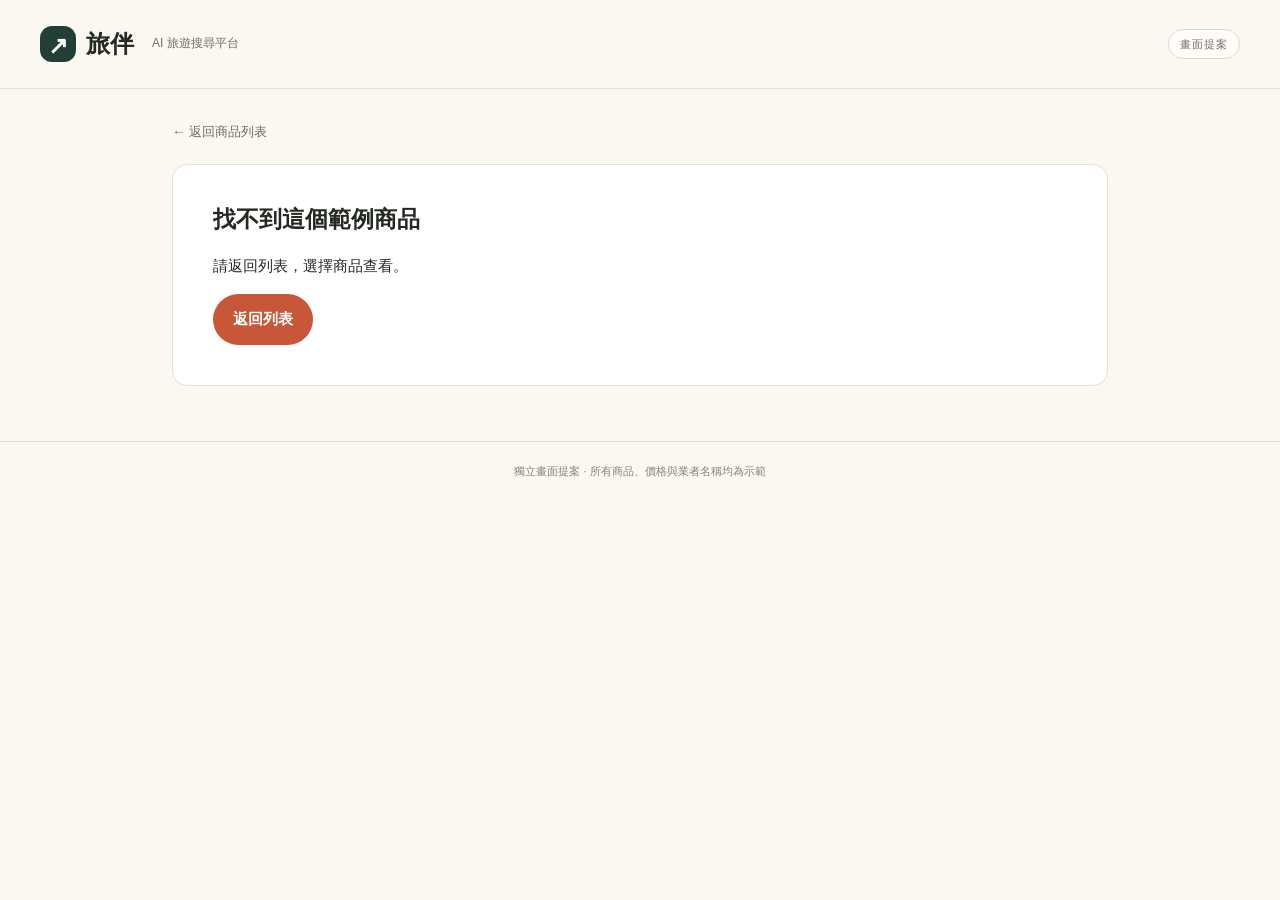
<file: 作業區/獨立展示/detail.html>
<!doctype html>
<html lang="zh-Hant">
<head>
  <!-- 中文說明：獨立詳情頁，以網址中的範例商品 ID 查資料；不接受網址傳入的價格。 -->
  <meta charset="utf-8"><meta name="viewport" content="width=device-width, initial-scale=1">
  <title>商品詳情｜旅伴畫面提案</title>
  <link rel="stylesheet" href="style.css"><script src="models.js" defer></script><script src="sample-tours.js" defer></script><script src="app.js" defer></script>
</head>
<body data-page="detail">
  <header class="site-header"><a class="brand" href="index.html"><span class="brand-mark" aria-hidden="true">↗</span>旅伴<span class="brand-sub">AI 旅遊搜尋平台</span></a><span class="demo-badge">畫面提案</span></header>
  <main class="detail-main"><a class="back-link" href="index.html">← 返回商品列表</a><div id="product-detail"></div><noscript><p>請啟用 JavaScript，以查看範例商品詳情。</p></noscript></main>
  <footer class="site-footer">獨立畫面提案 · 所有商品、價格與業者名稱均為示範</footer>
</body>
</html>
</file>
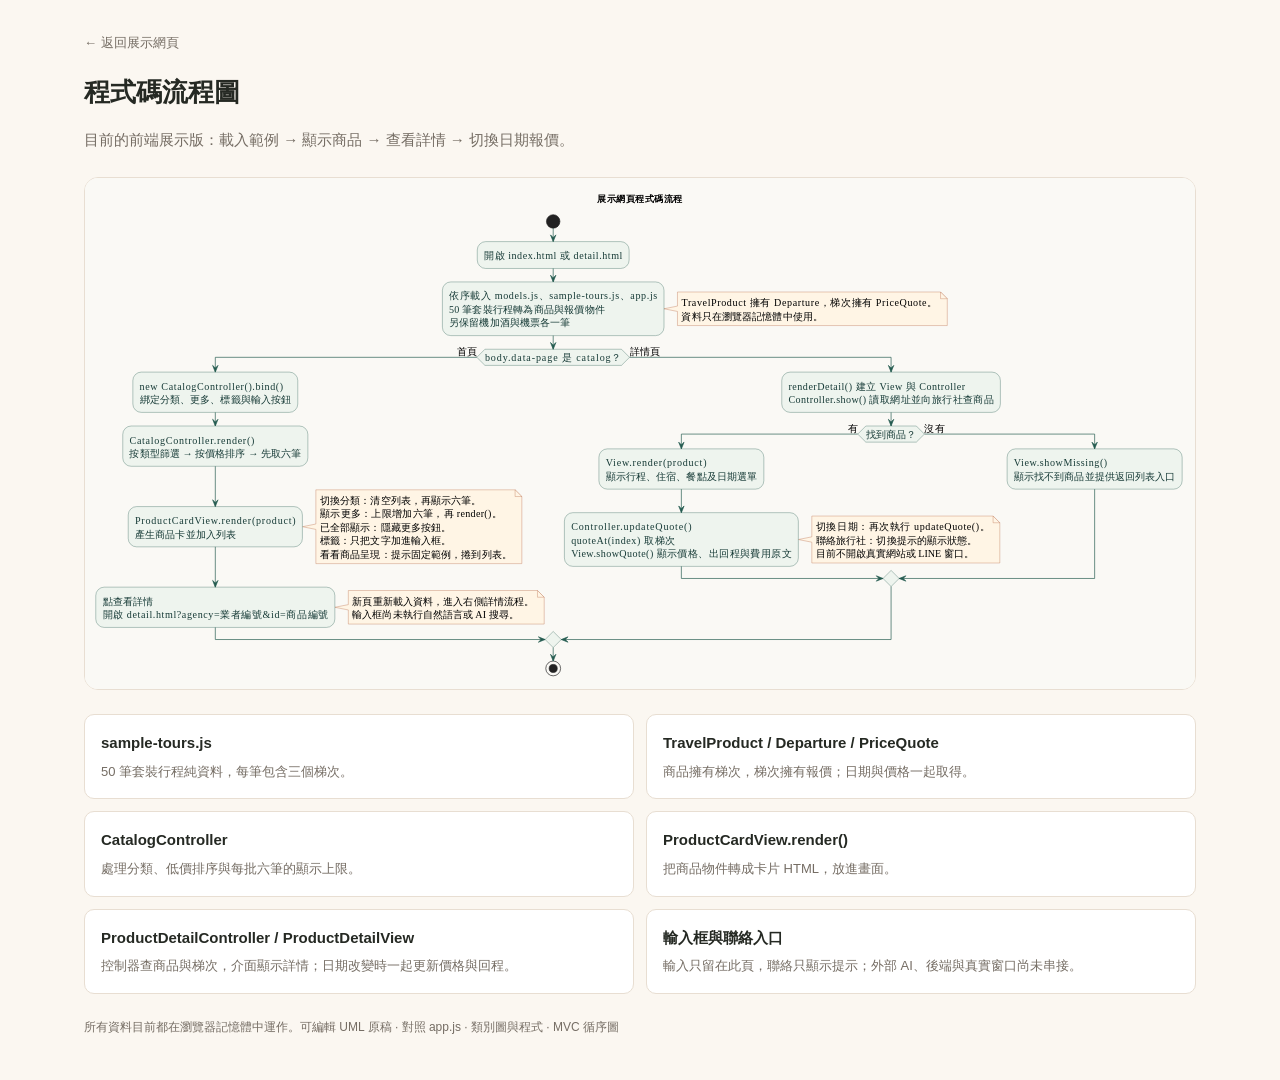
<file: 作業區/獨立展示/flow.html>
<!doctype html>
<html lang="zh-Hant">
<head>
  <!-- 中文說明：此頁只說明目前前端程式，不把未串接的 AI 或資料庫畫成已有功能。 -->
  <meta charset="utf-8"><meta name="viewport" content="width=device-width, initial-scale=1">
  <title>程式碼流程圖｜旅遊展示網頁</title>
  <link rel="stylesheet" href="style.css">
  <style>
    /* 中文說明：圖檔可橫向捲動，避免手機把圖中文字縮得太小。 */
    .flow-main{max-width:1160px;margin:auto;padding:30px 24px}.flow-main h1{font-size:26px}.diagram-scroll{overflow:auto;background:var(--paper);border:1px solid var(--line);border-radius:14px;margin:24px 0}.diagram-scroll img{display:block;width:100%;min-width:850px;height:auto}.code-map{display:grid;grid-template-columns:repeat(2,minmax(0,1fr));gap:12px;margin:24px 0}.code-map div{background:white;border:1px solid var(--line);border-radius:10px;padding:16px}.code-map strong{display:block;overflow-wrap:anywhere}.code-map p{margin:5px 0 0;font-size:13px;color:var(--muted)}@media(max-width:600px){.code-map{grid-template-columns:1fr}}@media print{.diagram-scroll img{min-width:0}.diagram-scroll{overflow:visible}}
  </style>
</head>
<body>
  <main class="flow-main">
    <a class="back-link" href="index.html">← 返回展示網頁</a>
    <h1>程式碼流程圖</h1>
    <p class="muted">目前的前端展示版：載入範例 → 顯示商品 → 查看詳情 → 切換日期報價。</p>
    <div class="diagram-scroll"><img src="CodeFlow.svg" alt="開啟頁面後先讀取範例並建立商品報價物件；首頁篩選排序顯示六筆，可展開更多；詳情頁依商品編號查資料，切換日期時更新同一梯次報價，查無商品則提供返回入口。"></div>
    <div class="code-map">
      <div><strong>sample-tours.js</strong><p>50 筆套裝行程純資料，每筆包含三個梯次。</p></div>
      <div><strong>TravelProduct / Departure / PriceQuote</strong><p>商品擁有梯次，梯次擁有報價；日期與價格一起取得。</p></div>
      <div><strong>CatalogController</strong><p>處理分類、低價排序與每批六筆的顯示上限。</p></div>
      <div><strong>ProductCardView.render()</strong><p>把商品物件轉成卡片 HTML，放進畫面。</p></div>
      <div><strong>ProductDetailController / ProductDetailView</strong><p>控制器查商品與梯次，介面顯示詳情；日期改變時一起更新價格與回程。</p></div>
      <div><strong>輸入框與聯絡入口</strong><p>輸入只留在此頁，聯絡只顯示提示；外部 AI、後端與真實窗口尚未串接。</p></div>
    </div>
    <p class="small muted">所有資料目前都在瀏覽器記憶體中運作。<a href="程式碼流程圖.puml">可編輯 UML 原稿</a> · <a href="app.js">對照 app.js</a> · <a href="objects.html">類別圖與程式</a> · <a href="sequence.html">MVC 循序圖</a></p>
  </main>
</body>
</html>
</file>
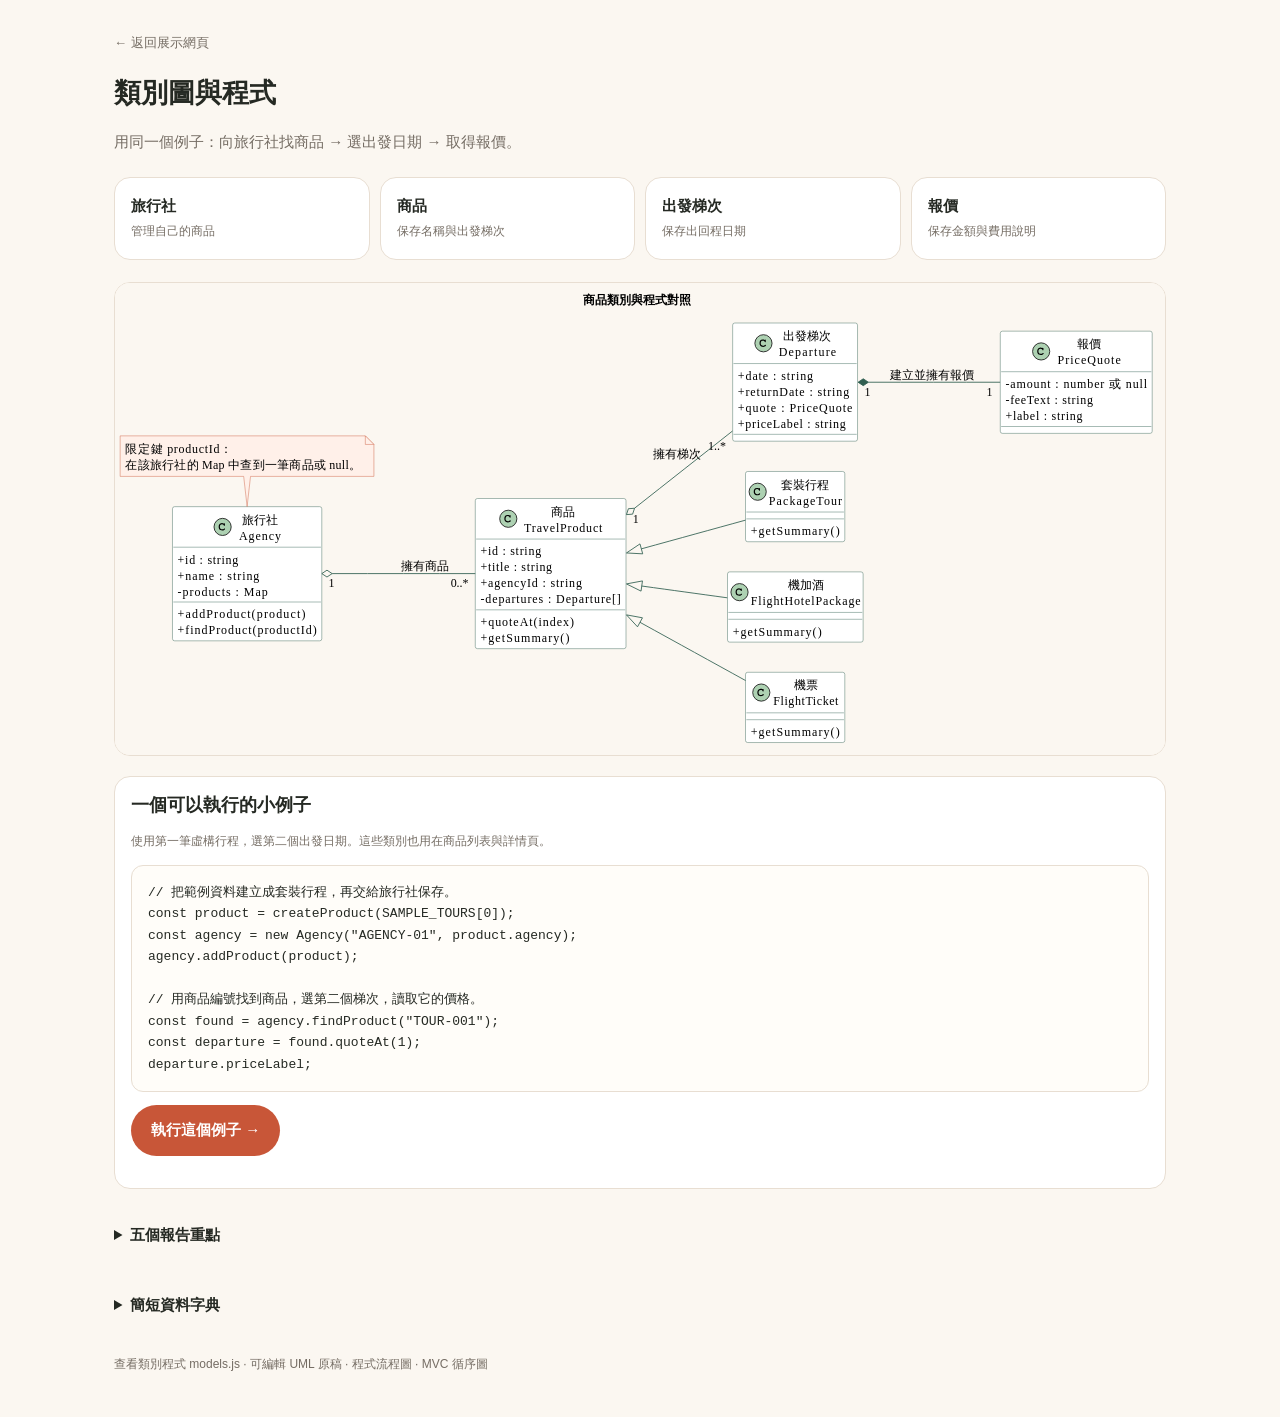
<file: 作業區/獨立展示/objects.html>
<!doctype html>
<html lang="zh-Hant">
<head>
  <!-- 中文說明：以真正在展示頁使用的 models.js 說明類別；此頁不連後端或 AI。 -->
  <meta charset="utf-8"><meta name="viewport" content="width=device-width, initial-scale=1">
  <title>類別圖與程式｜旅遊展示網頁</title>
  <link rel="stylesheet" href="style.css">
  <!-- 中文說明：小例子會在按鈕事件才使用資料；先依序讀取模型及範例。 -->
  <script src="models.js"></script><script src="sample-tours.js"></script>
  <style>
    .objects-main{max-width:1100px;margin:auto;padding:30px 24px}.objects-main h1{font-size:27px}.object-summary{display:grid;grid-template-columns:repeat(4,minmax(0,1fr));gap:10px;margin:22px 0}.object-summary div,.object-example{border:1px solid var(--line);background:white;border-radius:16px;padding:16px}.object-summary strong{display:block}.object-summary span{font-size:12px;color:var(--muted)}.object-diagram{overflow:auto;background:var(--paper);border:1px solid var(--line);border-radius:16px;margin:20px 0}.object-diagram img{display:block;width:100%;min-width:900px;height:auto}.object-example h2{font-size:18px}.object-example pre{white-space:pre-wrap;overflow-wrap:anywhere;font-size:13px;padding:16px;border-radius:12px;background:#fffdf9;border:1px solid var(--line)}.object-example output{display:block;white-space:pre-line;margin-top:16px;color:var(--green);font-size:14px}.object-details{margin-top:22px}.object-details summary{cursor:pointer;font-weight:700;padding:12px 0}.object-details table{width:100%;border-collapse:collapse;font-size:13px}.object-details th,.object-details td{text-align:left;border-bottom:1px solid var(--line);padding:12px 8px;vertical-align:top;overflow-wrap:anywhere}.object-details th{width:28%}@media(max-width:650px){.object-summary{grid-template-columns:repeat(2,minmax(0,1fr))}}
  </style>
</head>
<body>
  <main class="objects-main">
    <a class="back-link" href="index.html">← 返回展示網頁</a>
    <h1>類別圖與程式</h1>
    <p class="muted">用同一個例子：向旅行社找商品 → 選出發日期 → 取得報價。</p>
    <div class="object-summary"><div><strong>旅行社</strong><span>管理自己的商品</span></div><div><strong>商品</strong><span>保存名稱與出發梯次</span></div><div><strong>出發梯次</strong><span>保存出回程日期</span></div><div><strong>報價</strong><span>保存金額與費用說明</span></div></div>
    <div class="object-diagram"><img src="ProductObjects.svg" alt="旅行社擁有商品，商品擁有出發梯次，每個梯次擁有報價；套裝行程、機加酒、機票繼承旅遊商品。旅行社內以商品編號為限定鍵查找。"></div>
    <section class="object-example">
      <h2>一個可以執行的小例子</h2>
      <p class="small muted">使用第一筆虛構行程，選第二個出發日期。這些類別也用在商品列表與詳情頁。</p>
      <pre><code>// 把範例資料建立成套裝行程，再交給旅行社保存。
const product = createProduct(SAMPLE_TOURS[0]);
const agency = new Agency("AGENCY-01", product.agency);
agency.addProduct(product);

// 用商品編號找到商品，選第二個梯次，讀取它的價格。
const found = agency.findProduct("TOUR-001");
const departure = found.quoteAt(1);
departure.priceLabel;</code></pre>
      <button id="run-example" class="primary" type="button">執行這個例子 →</button>
      <output id="example-result" aria-live="polite"></output>
    </section>
    <details class="object-details"><summary>五個報告重點</summary><table><tbody>
      <tr><th>封裝</th><td>PriceQuote 用 #amount 保存金額，外面透過 getter 讀取；建立時拒絕負數。</td></tr>
      <tr><th>繼承</th><td>三種商品 extends TravelProduct，共用名稱與梯次。</td></tr>
      <tr><th>多型</th><td>商品卡都呼叫 getSummary()，由各子類別回傳自己的摘要。</td></tr>
      <tr><th>擁有</th><td>旅行社內有商品，商品內有梯次，梯次內有報價。</td></tr>
      <tr><th>限定鍵</th><td>Agency.findProduct(productId) 只查該旅行社的商品集合，找不到回傳 null；這不是登入權限驗證。</td></tr>
    </tbody></table></details>
    <details class="object-details"><summary>簡短資料字典</summary><table><tbody>
      <tr><th>Agency</th><td>id、name：字串；products：以商品編號查找的 Map。</td></tr>
      <tr><th>TravelProduct</th><td>id、title、agencyId：字串；departures：梯次陣列。</td></tr>
      <tr><th>Departure</th><td>date、returnDate：YYYY-MM-DD 字串；quote：PriceQuote 物件。</td></tr>
      <tr><th>PriceQuote</th><td>amount：非負數字或 null；feeText：費用說明字串。null 表示未知價格。</td></tr>
    </tbody></table></details>
    <p class="small muted" style="margin-top:25px"><a href="models.js">查看類別程式 models.js</a> · <a href="商品類別圖.puml">可編輯 UML 原稿</a> · <a href="flow.html">程式流程圖</a> · <a href="sequence.html">MVC 循序圖</a></p>
  </main>
  <script>
    // 中文說明：按下後使用真正的類別運算，把結果寫入文字區，不建立帳號或交易。
    document.getElementById("run-example").addEventListener("click", () => {
      const product = createProduct(SAMPLE_TOURS[0]);
      const agency = new Agency("AGENCY-01", product.agency);
      agency.addProduct(product);
      const found = agency.findProduct("TOUR-001");
      const departure = found.quoteAt(1);
      document.getElementById("example-result").textContent =
        `${agency.name}\n${found.title}（${found.getSummary()}）\n${departure.date} 出發，${departure.returnDate} 返回\n每人 ${departure.priceLabel}（範例）`;
    });
  </script>
</body>
</html>
</file>
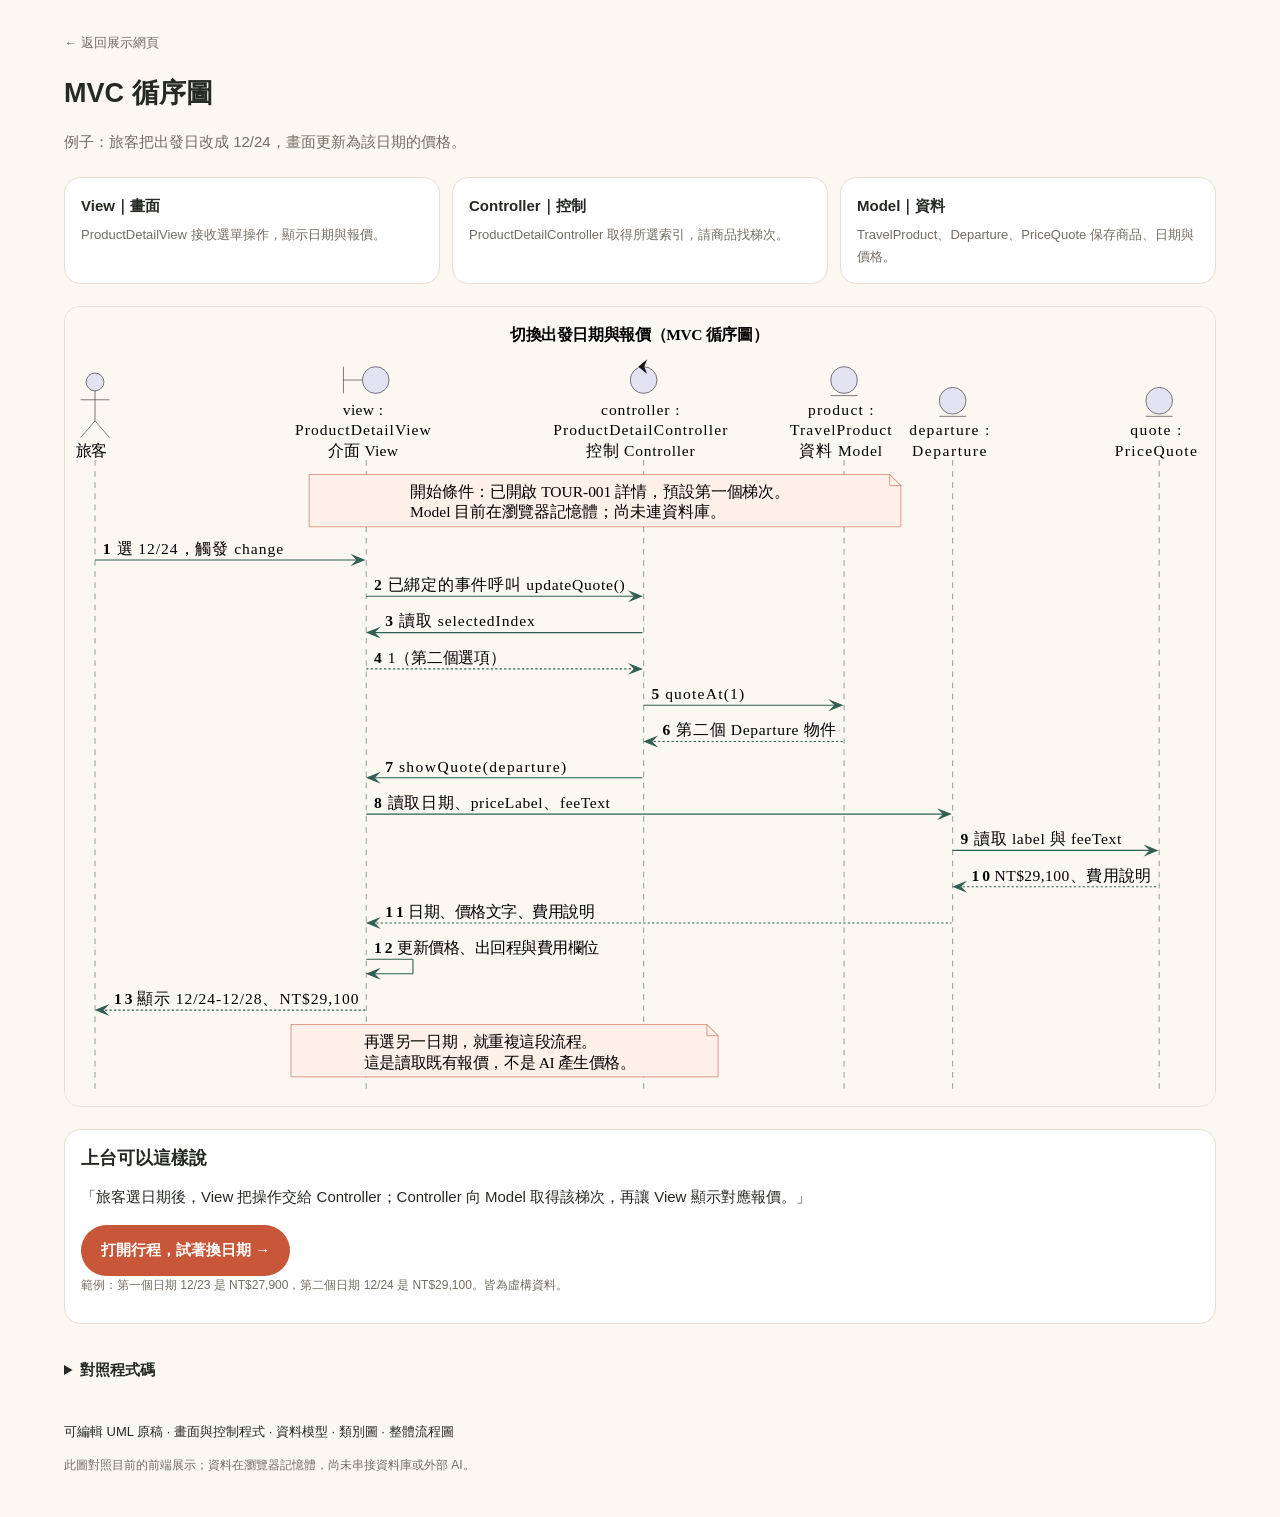
<file: 作業區/獨立展示/sequence.html>
<!doctype html>
<html lang="zh-Hant">
<head>
  <!-- 中文說明：將老師要求的 Actor、View、Control、Model 對上實際展示程式。 -->
  <meta charset="utf-8"><meta name="viewport" content="width=device-width,initial-scale=1">
  <title>MVC 循序圖｜旅遊展示網頁</title>
  <link rel="stylesheet" href="style.css">
  <style>
    /* 中文說明：先看三個責任與一張圖；程式對照收合，圖太寬時只在圖區捲動。 */
    .sequence-main{max-width:1200px;margin:auto;padding:30px 24px}.sequence-main h1{font-size:27px}.mvc-roles{display:grid;grid-template-columns:repeat(3,minmax(0,1fr));gap:12px;margin:22px 0}.mvc-roles div,.sequence-example{background:#fff;border:1px solid var(--line);border-radius:16px;padding:16px}.mvc-roles strong{display:block}.mvc-roles p{font-size:13px;color:var(--muted);margin:6px 0 0}.sequence-diagram{overflow:auto;background:var(--paper);border:1px solid var(--line);border-radius:16px;margin:22px 0}.sequence-diagram img{display:block;width:100%;min-width:1060px;height:auto}.sequence-example h2{font-size:18px}.sequence-code{margin-top:20px}.sequence-code summary{padding:14px 0;cursor:pointer;font-weight:700}.sequence-code pre{font-size:13px;white-space:pre-wrap;overflow-wrap:anywhere;background:#fffdf9;border:1px solid var(--line);border-radius:12px;padding:16px}.sequence-links{margin-top:24px;font-size:13px}@media(max-width:650px){.mvc-roles{grid-template-columns:1fr}}@media print{.sequence-diagram{overflow:visible}.sequence-diagram img{min-width:0}}
  </style>
</head>
<body>
  <main class="sequence-main">
    <a class="back-link" href="index.html">← 返回展示網頁</a>
    <h1>MVC 循序圖</h1>
    <p class="muted">例子：旅客把出發日改成 12/24，畫面更新為該日期的價格。</p>
    <div class="mvc-roles">
      <div><strong>View｜畫面</strong><p>ProductDetailView 接收選單操作，顯示日期與報價。</p></div>
      <div><strong>Controller｜控制</strong><p>ProductDetailController 取得所選索引，請商品找梯次。</p></div>
      <div><strong>Model｜資料</strong><p>TravelProduct、Departure、PriceQuote 保存商品、日期與價格。</p></div>
    </div>
    <div class="sequence-diagram"><img src="MvcSequence.svg" alt="旅客選日期，介面通知控制器；控制器讀取選項並向商品取得梯次，再交給介面顯示同一梯次的日期、價格與費用。"></div>
    <section class="sequence-example">
      <h2>上台可以這樣說</h2>
      <p>「旅客選日期後，View 把操作交給 Controller；Controller 向 Model 取得該梯次，再讓 View 顯示對應報價。」</p>
      <a class="primary" href="detail.html?agency=AGENCY-01&amp;id=TOUR-001">打開行程，試著換日期 →</a>
      <p class="small muted">範例：第一個日期 12/23 是 NT$27,900，第二個日期 12/24 是 NT$29,100。皆為虛構資料。</p>
    </section>
    <details class="sequence-code">
      <summary>對照程式碼</summary>
      <p class="small muted">以下節錄自 app.js 的 ProductDetailController。完整 View 與 Controller 在同一檔案；Model 在 models.js。</p>
      <pre><code>// show() 在畫面建立後，把選單事件交給控制器。
this.view.onDepartureChange(() =&gt; this.updateQuote());

// 控制器取得該日期的梯次，再交給介面顯示。
updateQuote() {
  if (!this.product) return;
  const departure = this.product.quoteAt(this.view.selectedIndex);
  this.view.showQuote(departure);
}</code></pre>
    </details>
    <p class="sequence-links"><a href="MVC循序圖.puml">可編輯 UML 原稿</a> · <a href="app.js">畫面與控制程式</a> · <a href="models.js">資料模型</a> · <a href="objects.html">類別圖</a> · <a href="flow.html">整體流程圖</a></p>
    <p class="small muted">此圖對照目前的前端展示；資料在瀏覽器記憶體，尚未串接資料庫或外部 AI。</p>
  </main>
</body>
</html>
</file>
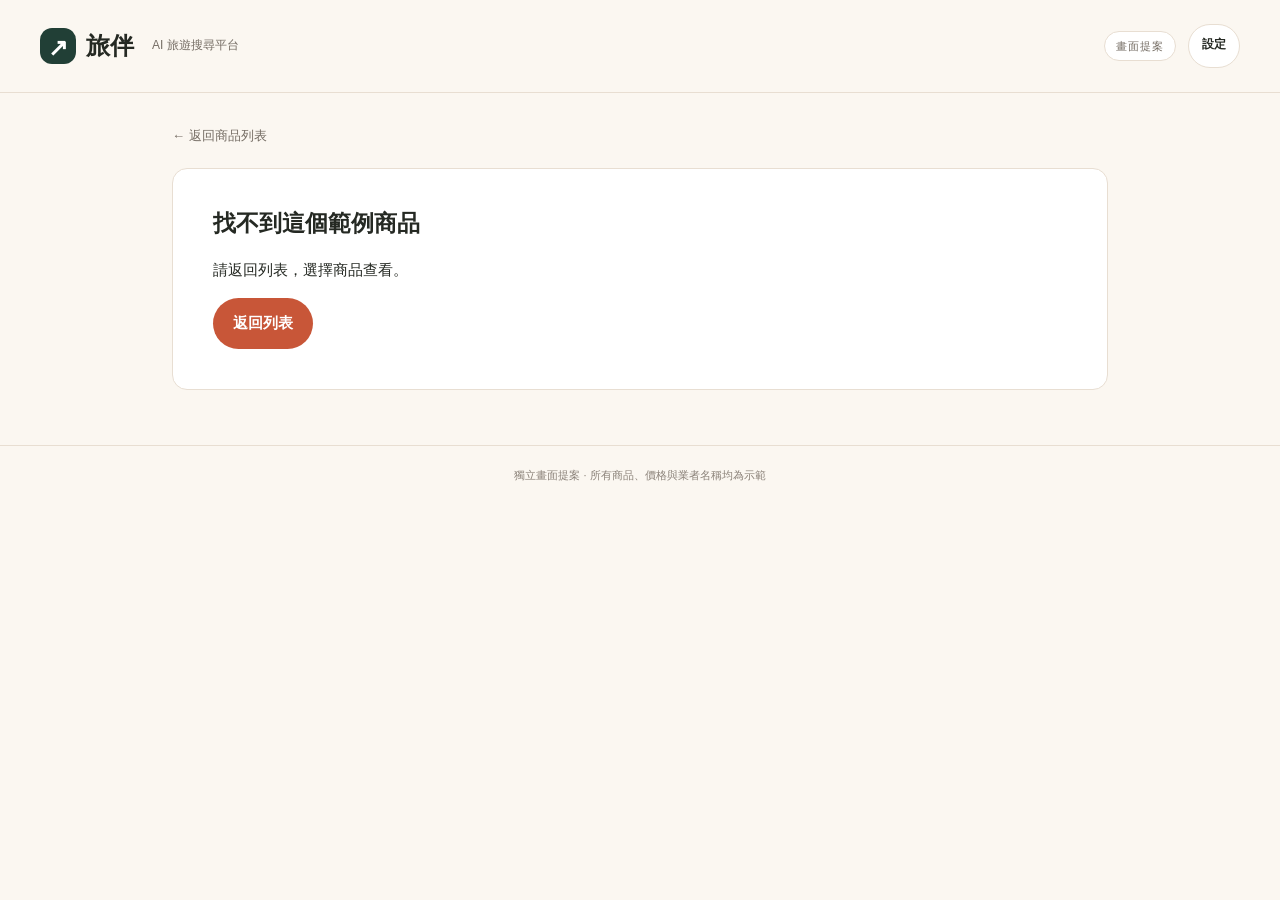
<file: 作業區/獨立展示/01_展示網頁/detail.html>
<!doctype html>
<html lang="zh-Hant">
<head>
  <!-- 中文說明：獨立詳情頁，以網址中的範例商品 ID 查資料；不接受網址傳入的價格。 -->
  <meta charset="utf-8"><meta name="viewport" content="width=device-width, initial-scale=1">
  <title>商品詳情｜旅伴畫面提案</title>
  <link rel="stylesheet" href="../02_前端程式碼/style.css?v=20261017-settings"><script src="../02_前端程式碼/settings.js?v=20261017-settings"></script><script src="../02_前端程式碼/models.js" defer></script><script src="../03_範例資料/sample-tours.js" defer></script><script src="../02_前端程式碼/app.js?v=20261017-settings" defer></script>
</head>
<body data-page="detail">
  <header class="site-header"><a class="brand" href="index.html"><span class="brand-mark" aria-hidden="true">↗</span>旅伴<span class="brand-sub">AI 旅遊搜尋平台</span></a><nav class="header-actions" aria-label="網站選單"><span class="demo-badge">畫面提案</span><a class="quiet-button" href="settings.html">設定</a></nav></header>
  <main class="detail-main"><a class="back-link" href="index.html">← 返回商品列表</a><div id="product-detail"></div><noscript><p>請啟用 JavaScript，以查看範例商品詳情。</p></noscript></main>
  <footer class="site-footer">獨立畫面提案 · 所有商品、價格與業者名稱均為示範</footer>
</body>
</html>
</file>
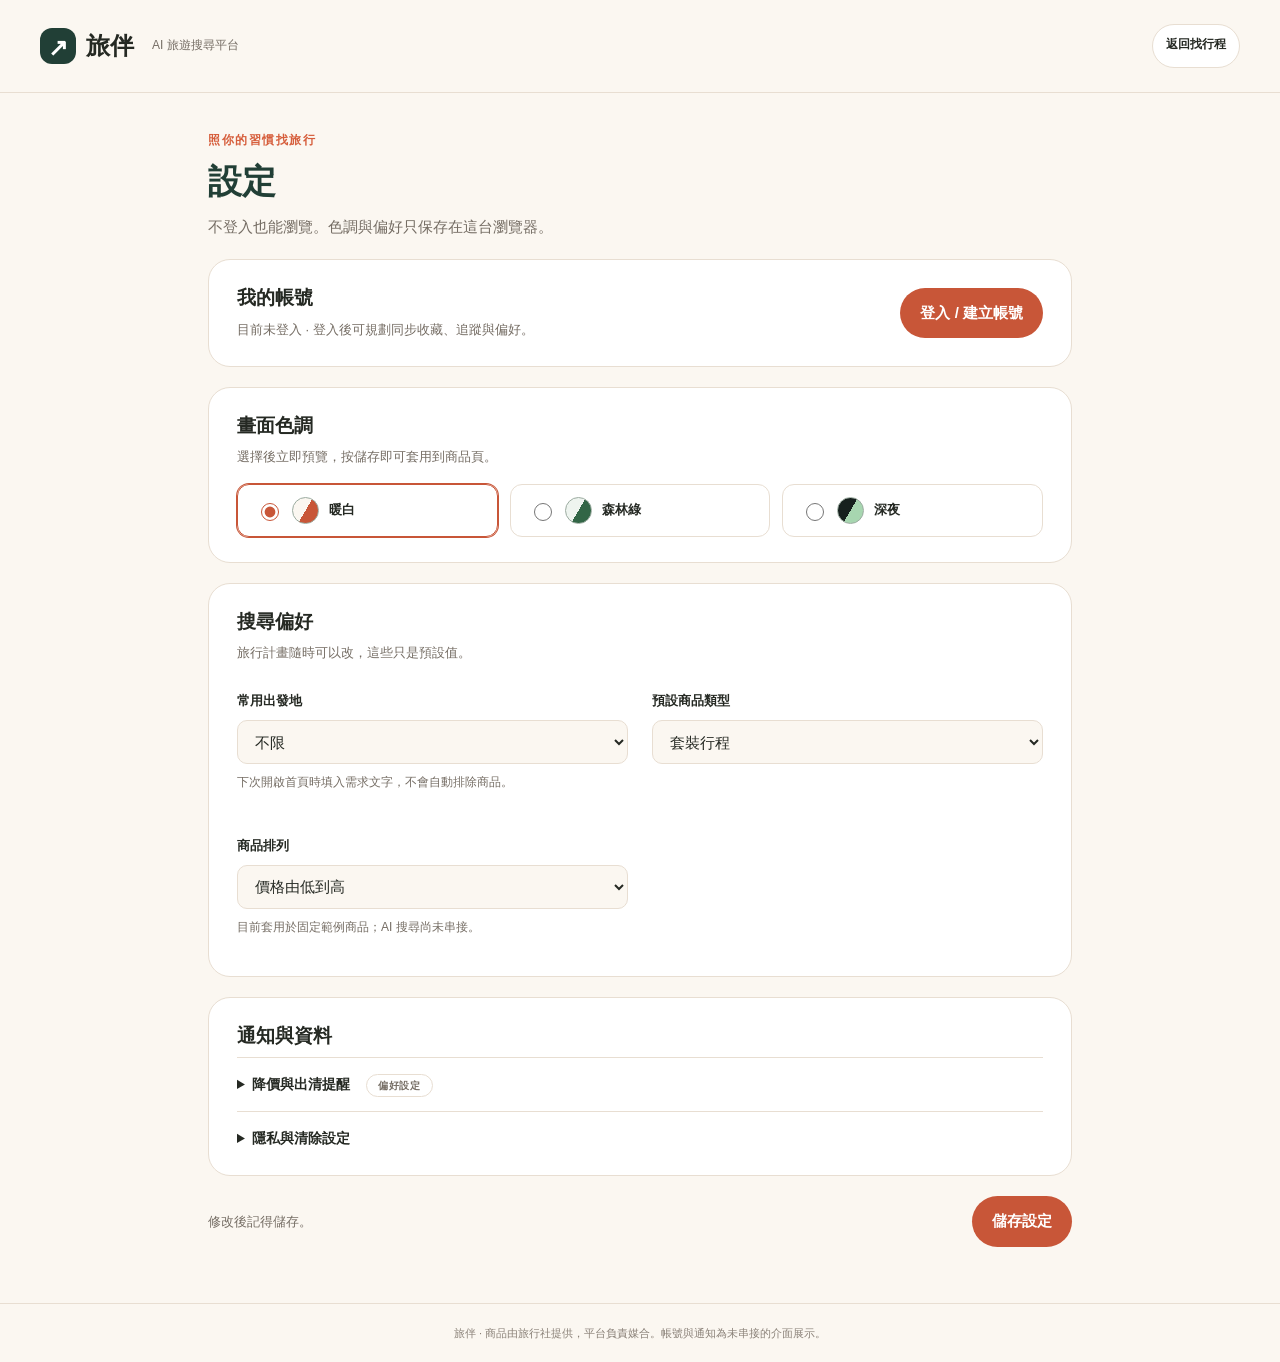
<file: 作業區/獨立展示/01_展示網頁/settings.html>
<!doctype html>
<html lang="zh-Hant">
<head>
  <!-- 中文教學：設定是獨立頁面。共用設定物件讀寫本機偏好，不傳送密碼或呼叫外部服務。 -->
  <meta charset="utf-8"><meta name="viewport" content="width=device-width,initial-scale=1">
  <title>設定｜旅伴</title>
  <link rel="stylesheet" href="../02_前端程式碼/style.css?v=20261017-settings">
  <script src="../02_前端程式碼/settings.js?v=20261017-settings"></script>
</head>
<body data-page="settings">
  <header class="site-header"><a class="brand" href="index.html"><span class="brand-mark" aria-hidden="true">↗</span>旅伴<span class="brand-sub">AI 旅遊搜尋平台</span></a><a class="quiet-button" href="index.html">返回找行程</a></header>
  <main class="settings-main">
    <p class="eyebrow">照你的習慣找旅行</p><h1>設定</h1>
    <p class="muted">不登入也能瀏覽。色調與偏好只保存在這台瀏覽器。</p>
    <section class="settings-card account-card" aria-labelledby="account-title">
      <div><h2 id="account-title">我的帳號</h2><p class="muted">目前未登入 · 登入後可規劃同步收藏、追蹤與偏好。</p></div>
      <button class="primary" type="button" id="open-account">登入 / 建立帳號</button>
    </section>
    <form id="settings-form" novalidate>
      <section class="settings-card" aria-labelledby="appearance-title">
        <h2 id="appearance-title">畫面色調</h2><p class="muted">選擇後立即預覽，按儲存即可套用到商品頁。</p>
        <fieldset class="theme-options"><legend class="sr-only">選擇色調</legend>
          <label class="theme-option"><input type="radio" name="theme" value="warm"><span class="theme-swatch swatch-warm" aria-hidden="true"></span>暖白</label>
          <label class="theme-option"><input type="radio" name="theme" value="sage"><span class="theme-swatch swatch-sage" aria-hidden="true"></span>森林綠</label>
          <label class="theme-option"><input type="radio" name="theme" value="night"><span class="theme-swatch swatch-night" aria-hidden="true"></span>深夜</label>
        </fieldset>
      </section>
      <section class="settings-card" aria-labelledby="search-title">
        <h2 id="search-title">搜尋偏好</h2><p class="muted">旅行計畫隨時可以改，這些只是預設值。</p>
        <div class="settings-fields">
          <div><label for="airport">常用出發地</label><select id="airport" name="airport"><option value="any">不限</option><option>桃園</option><option>松山</option><option>台中</option><option>高雄</option></select><p class="field-help">下次開啟首頁時填入需求文字，不會自動排除商品。</p></div>
          <div><label for="category">預設商品類型</label><select id="category" name="category"><option value="tour">套裝行程</option><option value="bundle">機加酒</option><option value="flight">機票</option></select></div>
          <div><label for="sort">商品排列</label><select id="sort" name="sort"><option value="price-asc">價格由低到高</option><option value="price-desc">價格由高到低</option><option value="days-asc">天數由少到多</option></select><p class="field-help">目前套用於固定範例商品；AI 搜尋尚未串接。</p></div>
        </div>
      </section>
      <section class="settings-card" aria-labelledby="notifications-title">
        <h2 id="notifications-title">通知與資料</h2>
        <details class="settings-details"><summary>降價與出清提醒 <span class="demo-badge">偏好設定</span></summary>
          <p class="field-help">先記下想收到的提醒。正式通知需登入、追蹤商品並串接通知服務，目前不會發送。</p>
          <label class="check-row"><input type="checkbox" id="site-reminders">希望在網站收到降價提醒</label>
          <label for="drop-percent">價格降低多少時提醒（%）</label><input id="drop-percent" type="number" min="1" max="50" step="1" inputmode="numeric" aria-describedby="drop-help settings-error"><p id="drop-help" class="field-help">以追蹤時的同一梯次價格為基準，預設 10%，可填 1～50 的整數。</p>
          <label class="check-row"><input type="checkbox" id="clearance">也提醒旅行社標示的出清商品</label>
          <label class="check-row muted"><input type="checkbox" disabled>LINE 提醒（尚未串接）</label>
          <p class="field-help">僅依旅行社明確標示判斷出清，不能只因價格便宜就自行判定。</p>
        </details>
        <details class="settings-details"><summary>隱私與清除設定</summary><p class="field-help">此頁只儲存色調、出發地、商品類型、排序及通知偏好，不保存帳號密碼，也不取得定位或麥克風權限。</p><button class="quiet-button" type="button" id="open-reset">恢復預設設定</button></details>
      </section>
      <p id="settings-error" class="form-error" role="alert" hidden></p>
      <div class="settings-save"><p id="settings-status" role="status">修改後記得儲存。</p><button class="primary" type="submit">儲存設定</button></div>
    </form>
  </main>
  <!-- 中文教學：dialog 是介面物件。表單只驗證格式，不把前端角色選擇視為後端授權。 -->
  <dialog id="account-dialog" aria-labelledby="login-title"><div class="dialog-heading"><h2 id="login-title">帳號登入</h2><button type="button" class="icon-button" data-close="account-dialog" aria-label="關閉帳號視窗">×</button></div>
    <p class="field-help">帳號畫面展示，未連接會員服務。請勿填真實密碼。</p>
    <form id="account-form" novalidate>
      <label for="account-mode">我想要</label><select id="account-mode"><option value="login">登入</option><option value="register">建立帳號</option><option value="reset">忘記密碼</option></select>
      <label for="account-role">身分類型</label><select id="account-role"><option value="traveler">旅客</option><option value="agency">旅行社人員</option><option value="admin">管理員</option></select>
      <p id="role-help" class="field-help">旅客可規劃收藏行程與價格追蹤。</p>
      <label for="account-email">Email 帳號</label><input id="account-email" type="email" autocomplete="off" maxlength="254" placeholder="例如 demo@example.com" required>
      <div id="password-field"><label for="account-password">展示用密碼</label><input id="account-password" type="password" autocomplete="off" minlength="8" maxlength="128" required><p class="field-help">至少 8 個字元。此展示不儲存或傳送密碼。</p></div>
      <p id="account-status" class="field-help" role="status"></p><button class="primary full" type="submit" id="account-submit">確認登入</button>
    </form>
  </dialog>
  <dialog id="reset-dialog" aria-labelledby="reset-title"><h2 id="reset-title">恢復預設設定？</h2><p>只會清除這台瀏覽器的旅伴展示偏好，不影響商品、帳號或其他網站。</p><div class="dialog-actions"><button type="button" class="quiet-button" data-close="reset-dialog">取消</button><button type="button" class="primary" id="confirm-reset">確認恢復</button></div></dialog>
  <footer class="site-footer">旅伴 · 商品由旅行社提供，平台負責媒合。帳號與通知為未串接的介面展示。</footer>
</body></html>
</file>
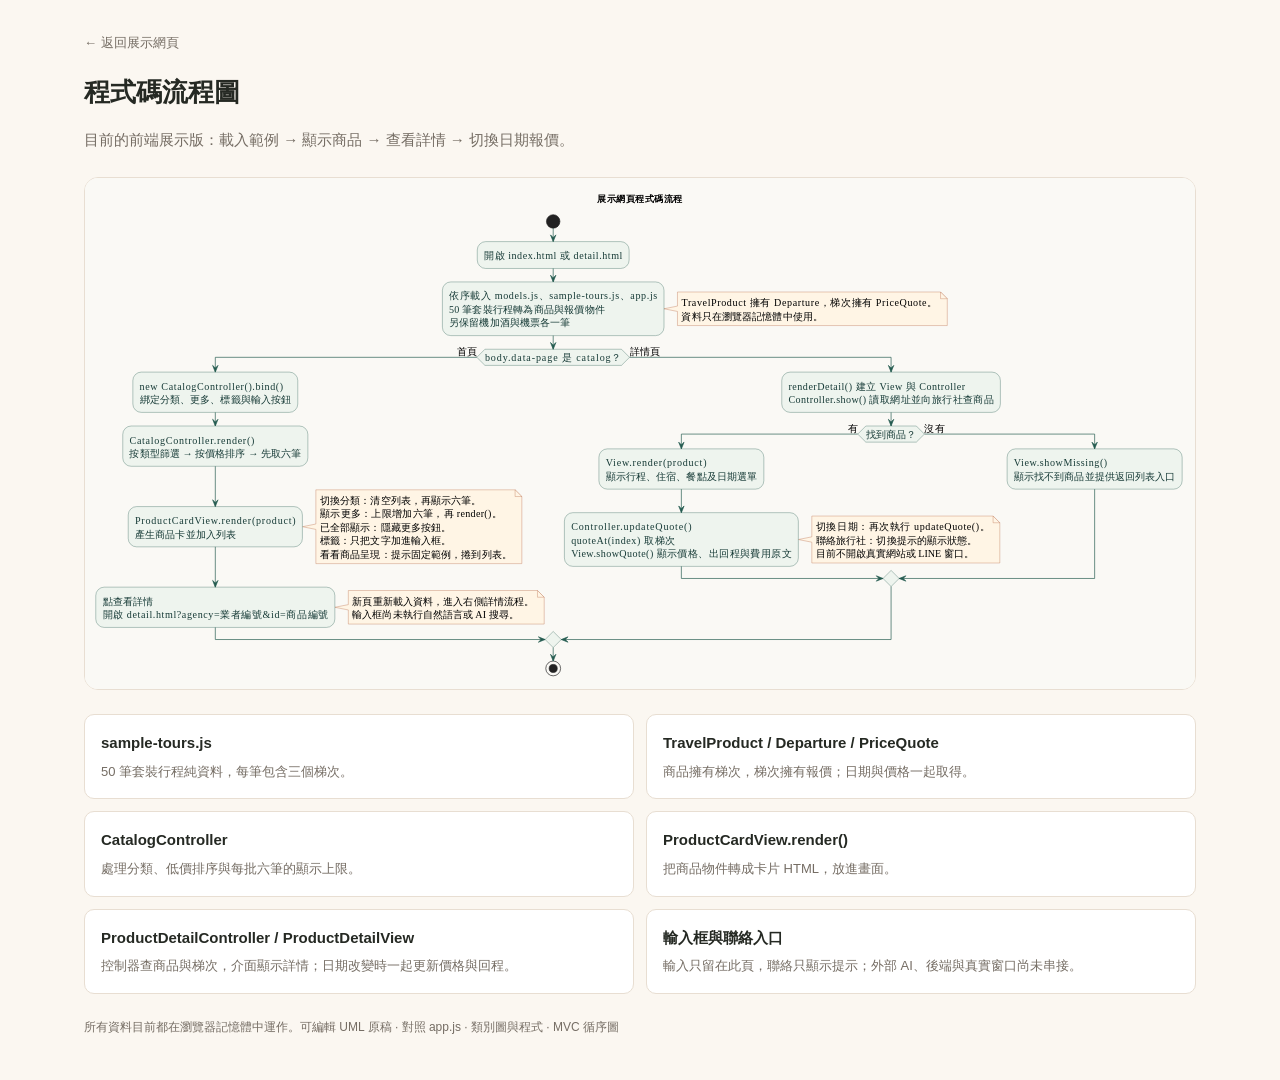
<file: 作業區/獨立展示/04_UML圖表/01_程式流程/flow.html>
<!doctype html>
<html lang="zh-Hant">
<head>
  <!-- 中文說明：此頁只說明目前前端程式，不把未串接的 AI 或資料庫畫成已有功能。 -->
  <meta charset="utf-8"><meta name="viewport" content="width=device-width, initial-scale=1">
  <title>程式碼流程圖｜旅遊展示網頁</title>
  <link rel="stylesheet" href="../../02_前端程式碼/style.css">
  <style>
    /* 中文說明：圖檔可橫向捲動，避免手機把圖中文字縮得太小。 */
    .flow-main{max-width:1160px;margin:auto;padding:30px 24px}.flow-main h1{font-size:26px}.diagram-scroll{overflow:auto;background:var(--paper);border:1px solid var(--line);border-radius:14px;margin:24px 0}.diagram-scroll img{display:block;width:100%;min-width:850px;height:auto}.code-map{display:grid;grid-template-columns:repeat(2,minmax(0,1fr));gap:12px;margin:24px 0}.code-map div{background:white;border:1px solid var(--line);border-radius:10px;padding:16px}.code-map strong{display:block;overflow-wrap:anywhere}.code-map p{margin:5px 0 0;font-size:13px;color:var(--muted)}@media(max-width:600px){.code-map{grid-template-columns:1fr}}@media print{.diagram-scroll img{min-width:0}.diagram-scroll{overflow:visible}}
  </style>
</head>
<body>
  <main class="flow-main">
    <a class="back-link" href="../../01_展示網頁/index.html">← 返回展示網頁</a>
    <h1>程式碼流程圖</h1>
    <p class="muted">目前的前端展示版：載入範例 → 顯示商品 → 查看詳情 → 切換日期報價。</p>
    <div class="diagram-scroll"><img src="CodeFlow.svg" alt="開啟頁面後先讀取範例並建立商品報價物件；首頁篩選排序顯示六筆，可展開更多；詳情頁依商品編號查資料，切換日期時更新同一梯次報價，查無商品則提供返回入口。"></div>
    <div class="code-map">
      <div><strong>sample-tours.js</strong><p>50 筆套裝行程純資料，每筆包含三個梯次。</p></div>
      <div><strong>TravelProduct / Departure / PriceQuote</strong><p>商品擁有梯次，梯次擁有報價；日期與價格一起取得。</p></div>
      <div><strong>CatalogController</strong><p>處理分類、低價排序與每批六筆的顯示上限。</p></div>
      <div><strong>ProductCardView.render()</strong><p>把商品物件轉成卡片 HTML，放進畫面。</p></div>
      <div><strong>ProductDetailController / ProductDetailView</strong><p>控制器查商品與梯次，介面顯示詳情；日期改變時一起更新價格與回程。</p></div>
      <div><strong>輸入框與聯絡入口</strong><p>輸入只留在此頁，聯絡只顯示提示；外部 AI、後端與真實窗口尚未串接。</p></div>
    </div>
    <p class="small muted">所有資料目前都在瀏覽器記憶體中運作。<a href="程式碼流程圖.puml">可編輯 UML 原稿</a> · <a href="../../02_前端程式碼/app.js">對照 app.js</a> · <a href="../02_商品類別/objects.html">類別圖與程式</a> · <a href="../03_MVC循序/sequence.html">MVC 循序圖</a></p>
  </main>
</body>
</html>
</file>
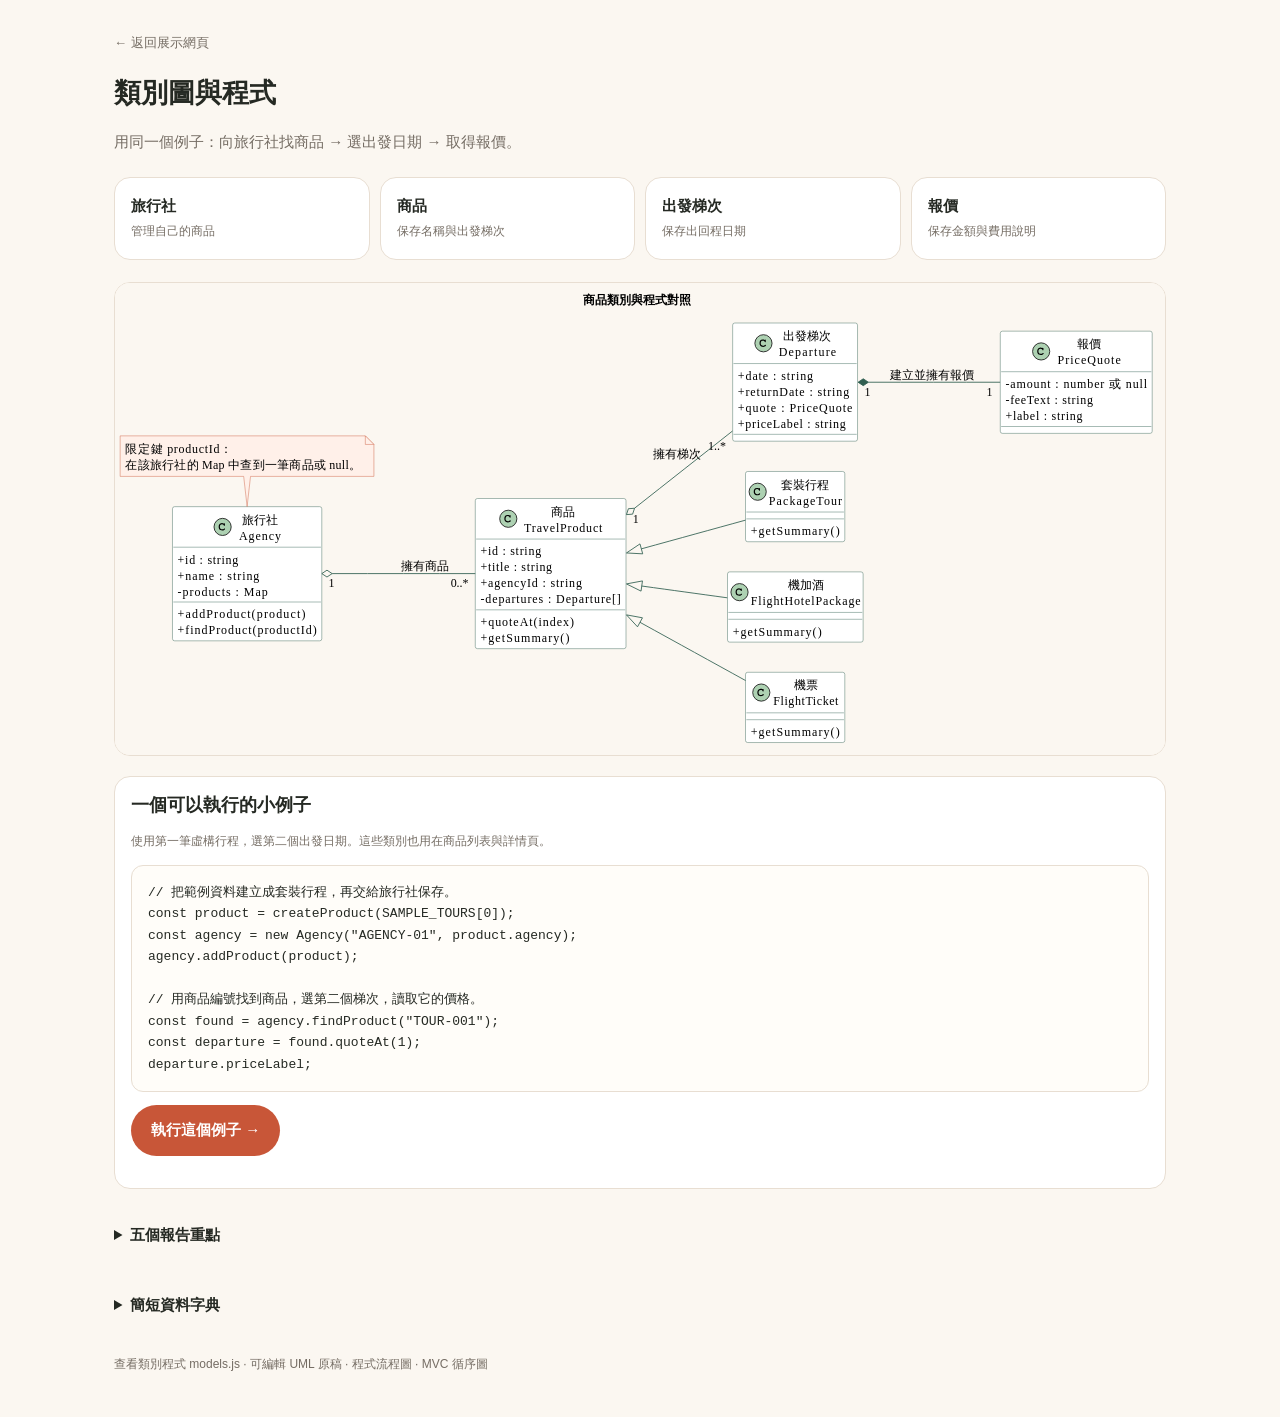
<file: 作業區/獨立展示/04_UML圖表/02_商品類別/objects.html>
<!doctype html>
<html lang="zh-Hant">
<head>
  <!-- 中文說明：以真正在展示頁使用的 models.js 說明類別；此頁不連後端或 AI。 -->
  <meta charset="utf-8"><meta name="viewport" content="width=device-width, initial-scale=1">
  <title>類別圖與程式｜旅遊展示網頁</title>
  <link rel="stylesheet" href="../../02_前端程式碼/style.css">
  <!-- 中文說明：小例子會在按鈕事件才使用資料；先依序讀取模型及範例。 -->
  <script src="../../02_前端程式碼/models.js"></script><script src="../../03_範例資料/sample-tours.js"></script>
  <style>
    .objects-main{max-width:1100px;margin:auto;padding:30px 24px}.objects-main h1{font-size:27px}.object-summary{display:grid;grid-template-columns:repeat(4,minmax(0,1fr));gap:10px;margin:22px 0}.object-summary div,.object-example{border:1px solid var(--line);background:white;border-radius:16px;padding:16px}.object-summary strong{display:block}.object-summary span{font-size:12px;color:var(--muted)}.object-diagram{overflow:auto;background:var(--paper);border:1px solid var(--line);border-radius:16px;margin:20px 0}.object-diagram img{display:block;width:100%;min-width:900px;height:auto}.object-example h2{font-size:18px}.object-example pre{white-space:pre-wrap;overflow-wrap:anywhere;font-size:13px;padding:16px;border-radius:12px;background:#fffdf9;border:1px solid var(--line)}.object-example output{display:block;white-space:pre-line;margin-top:16px;color:var(--green);font-size:14px}.object-details{margin-top:22px}.object-details summary{cursor:pointer;font-weight:700;padding:12px 0}.object-details table{width:100%;border-collapse:collapse;font-size:13px}.object-details th,.object-details td{text-align:left;border-bottom:1px solid var(--line);padding:12px 8px;vertical-align:top;overflow-wrap:anywhere}.object-details th{width:28%}@media(max-width:650px){.object-summary{grid-template-columns:repeat(2,minmax(0,1fr))}}
  </style>
</head>
<body>
  <main class="objects-main">
    <a class="back-link" href="../../01_展示網頁/index.html">← 返回展示網頁</a>
    <h1>類別圖與程式</h1>
    <p class="muted">用同一個例子：向旅行社找商品 → 選出發日期 → 取得報價。</p>
    <div class="object-summary"><div><strong>旅行社</strong><span>管理自己的商品</span></div><div><strong>商品</strong><span>保存名稱與出發梯次</span></div><div><strong>出發梯次</strong><span>保存出回程日期</span></div><div><strong>報價</strong><span>保存金額與費用說明</span></div></div>
    <div class="object-diagram"><img src="ProductObjects.svg" alt="旅行社擁有商品，商品擁有出發梯次，每個梯次擁有報價；套裝行程、機加酒、機票繼承旅遊商品。旅行社內以商品編號為限定鍵查找。"></div>
    <section class="object-example">
      <h2>一個可以執行的小例子</h2>
      <p class="small muted">使用第一筆虛構行程，選第二個出發日期。這些類別也用在商品列表與詳情頁。</p>
      <pre><code>// 把範例資料建立成套裝行程，再交給旅行社保存。
const product = createProduct(SAMPLE_TOURS[0]);
const agency = new Agency("AGENCY-01", product.agency);
agency.addProduct(product);

// 用商品編號找到商品，選第二個梯次，讀取它的價格。
const found = agency.findProduct("TOUR-001");
const departure = found.quoteAt(1);
departure.priceLabel;</code></pre>
      <button id="run-example" class="primary" type="button">執行這個例子 →</button>
      <output id="example-result" aria-live="polite"></output>
    </section>
    <details class="object-details"><summary>五個報告重點</summary><table><tbody>
      <tr><th>封裝</th><td>PriceQuote 用 #amount 保存金額，外面透過 getter 讀取；建立時拒絕負數。</td></tr>
      <tr><th>繼承</th><td>三種商品 extends TravelProduct，共用名稱與梯次。</td></tr>
      <tr><th>多型</th><td>商品卡都呼叫 getSummary()，由各子類別回傳自己的摘要。</td></tr>
      <tr><th>擁有</th><td>旅行社內有商品，商品內有梯次，梯次內有報價。</td></tr>
      <tr><th>限定鍵</th><td>Agency.findProduct(productId) 只查該旅行社的商品集合，找不到回傳 null；這不是登入權限驗證。</td></tr>
    </tbody></table></details>
    <details class="object-details"><summary>簡短資料字典</summary><table><tbody>
      <tr><th>Agency</th><td>id、name：字串；products：以商品編號查找的 Map。</td></tr>
      <tr><th>TravelProduct</th><td>id、title、agencyId：字串；departures：梯次陣列。</td></tr>
      <tr><th>Departure</th><td>date、returnDate：YYYY-MM-DD 字串；quote：PriceQuote 物件。</td></tr>
      <tr><th>PriceQuote</th><td>amount：非負數字或 null；feeText：費用說明字串。null 表示未知價格。</td></tr>
    </tbody></table></details>
    <p class="small muted" style="margin-top:25px"><a href="../../02_前端程式碼/models.js">查看類別程式 models.js</a> · <a href="商品類別圖.puml">可編輯 UML 原稿</a> · <a href="../01_程式流程/flow.html">程式流程圖</a> · <a href="../03_MVC循序/sequence.html">MVC 循序圖</a></p>
  </main>
  <script>
    // 中文說明：按下後使用真正的類別運算，把結果寫入文字區，不建立帳號或交易。
    document.getElementById("run-example").addEventListener("click", () => {
      const product = createProduct(SAMPLE_TOURS[0]);
      const agency = new Agency("AGENCY-01", product.agency);
      agency.addProduct(product);
      const found = agency.findProduct("TOUR-001");
      const departure = found.quoteAt(1);
      document.getElementById("example-result").textContent =
        `${agency.name}\n${found.title}（${found.getSummary()}）\n${departure.date} 出發，${departure.returnDate} 返回\n每人 ${departure.priceLabel}（範例）`;
    });
  </script>
</body>
</html>
</file>
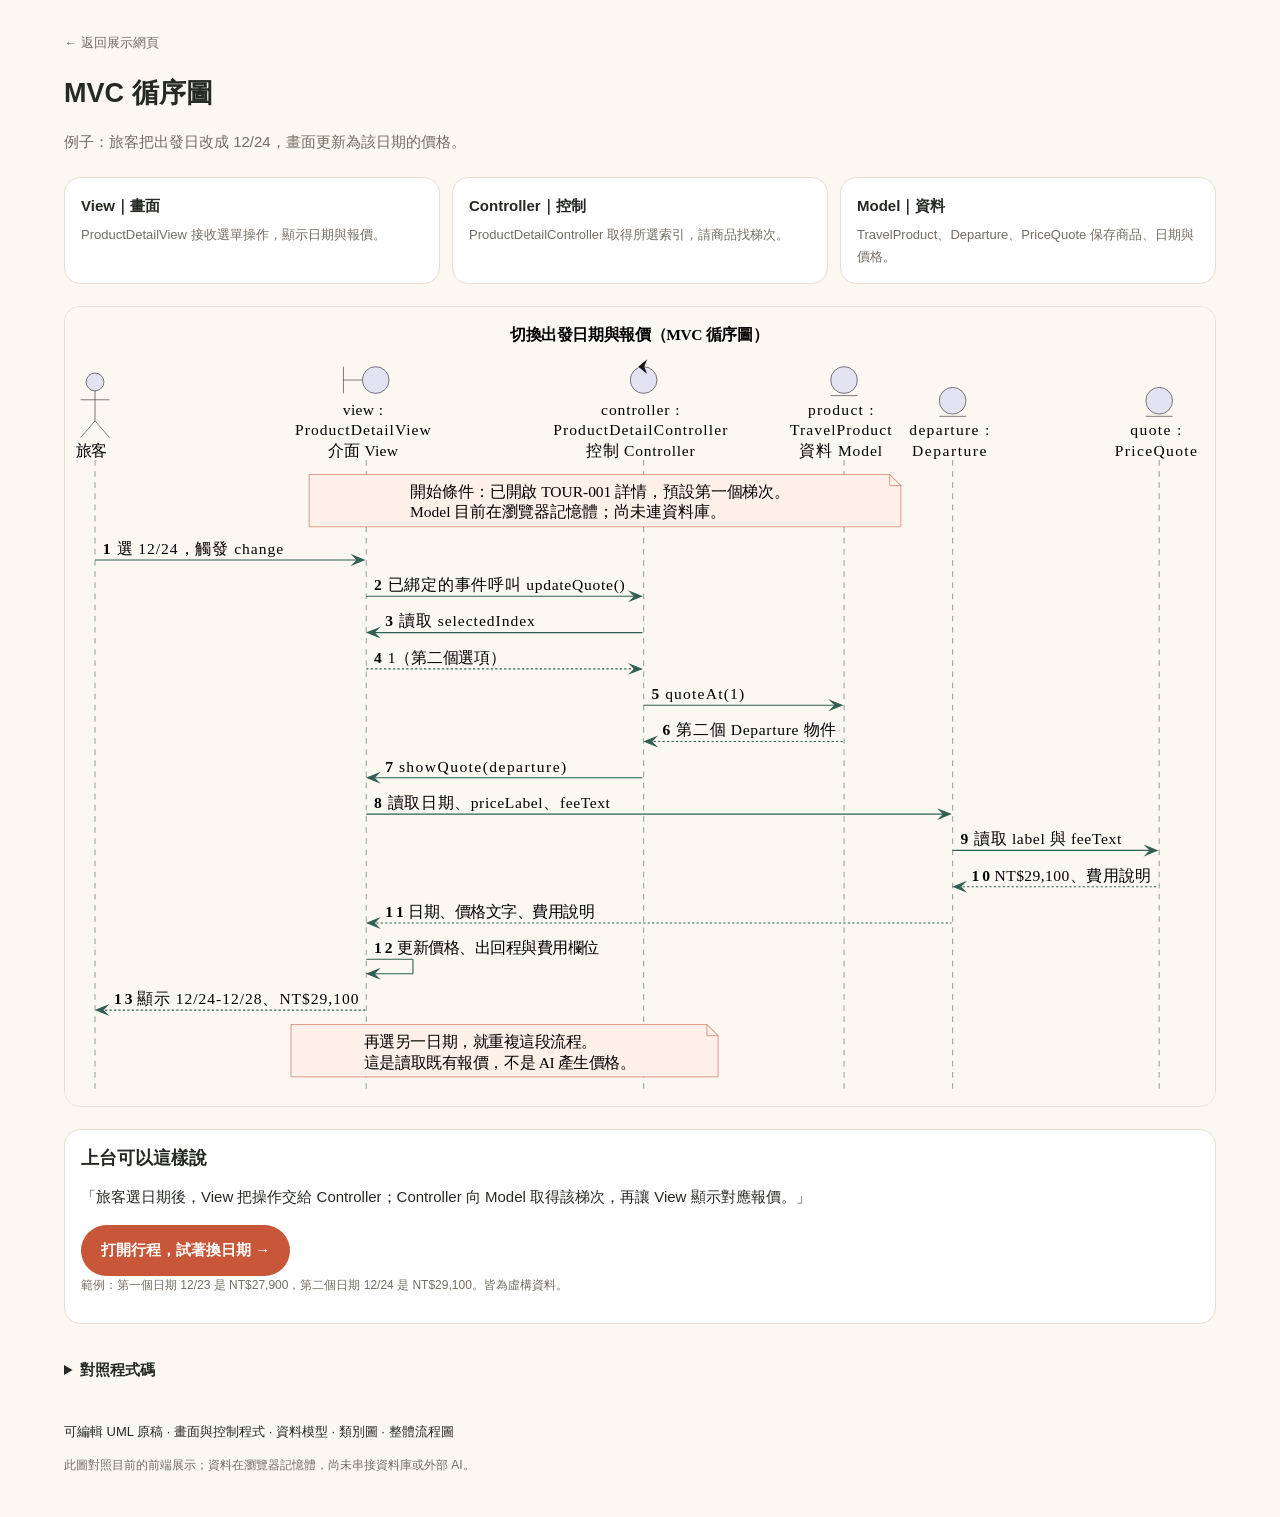
<file: 作業區/獨立展示/04_UML圖表/03_MVC循序/sequence.html>
<!doctype html>
<html lang="zh-Hant">
<head>
  <!-- 中文說明：將老師要求的 Actor、View、Control、Model 對上實際展示程式。 -->
  <meta charset="utf-8"><meta name="viewport" content="width=device-width,initial-scale=1">
  <title>MVC 循序圖｜旅遊展示網頁</title>
  <link rel="stylesheet" href="../../02_前端程式碼/style.css">
  <style>
    /* 中文說明：先看三個責任與一張圖；程式對照收合，圖太寬時只在圖區捲動。 */
    .sequence-main{max-width:1200px;margin:auto;padding:30px 24px}.sequence-main h1{font-size:27px}.mvc-roles{display:grid;grid-template-columns:repeat(3,minmax(0,1fr));gap:12px;margin:22px 0}.mvc-roles div,.sequence-example{background:#fff;border:1px solid var(--line);border-radius:16px;padding:16px}.mvc-roles strong{display:block}.mvc-roles p{font-size:13px;color:var(--muted);margin:6px 0 0}.sequence-diagram{overflow:auto;background:var(--paper);border:1px solid var(--line);border-radius:16px;margin:22px 0}.sequence-diagram img{display:block;width:100%;min-width:1060px;height:auto}.sequence-example h2{font-size:18px}.sequence-code{margin-top:20px}.sequence-code summary{padding:14px 0;cursor:pointer;font-weight:700}.sequence-code pre{font-size:13px;white-space:pre-wrap;overflow-wrap:anywhere;background:#fffdf9;border:1px solid var(--line);border-radius:12px;padding:16px}.sequence-links{margin-top:24px;font-size:13px}@media(max-width:650px){.mvc-roles{grid-template-columns:1fr}}@media print{.sequence-diagram{overflow:visible}.sequence-diagram img{min-width:0}}
  </style>
</head>
<body>
  <main class="sequence-main">
    <a class="back-link" href="../../01_展示網頁/index.html">← 返回展示網頁</a>
    <h1>MVC 循序圖</h1>
    <p class="muted">例子：旅客把出發日改成 12/24，畫面更新為該日期的價格。</p>
    <div class="mvc-roles">
      <div><strong>View｜畫面</strong><p>ProductDetailView 接收選單操作，顯示日期與報價。</p></div>
      <div><strong>Controller｜控制</strong><p>ProductDetailController 取得所選索引，請商品找梯次。</p></div>
      <div><strong>Model｜資料</strong><p>TravelProduct、Departure、PriceQuote 保存商品、日期與價格。</p></div>
    </div>
    <div class="sequence-diagram"><img src="MvcSequence.svg" alt="旅客選日期，介面通知控制器；控制器讀取選項並向商品取得梯次，再交給介面顯示同一梯次的日期、價格與費用。"></div>
    <section class="sequence-example">
      <h2>上台可以這樣說</h2>
      <p>「旅客選日期後，View 把操作交給 Controller；Controller 向 Model 取得該梯次，再讓 View 顯示對應報價。」</p>
      <a class="primary" href="../../01_展示網頁/detail.html?agency=AGENCY-01&amp;id=TOUR-001">打開行程，試著換日期 →</a>
      <p class="small muted">範例：第一個日期 12/23 是 NT$27,900，第二個日期 12/24 是 NT$29,100。皆為虛構資料。</p>
    </section>
    <details class="sequence-code">
      <summary>對照程式碼</summary>
      <p class="small muted">以下節錄自 app.js 的 ProductDetailController。完整 View 與 Controller 在同一檔案；Model 在 models.js。</p>
      <pre><code>// show() 在畫面建立後，把選單事件交給控制器。
this.view.onDepartureChange(() =&gt; this.updateQuote());

// 控制器取得該日期的梯次，再交給介面顯示。
updateQuote() {
  if (!this.product) return;
  const departure = this.product.quoteAt(this.view.selectedIndex);
  this.view.showQuote(departure);
}</code></pre>
    </details>
    <p class="sequence-links"><a href="MVC循序圖.puml">可編輯 UML 原稿</a> · <a href="../../02_前端程式碼/app.js">畫面與控制程式</a> · <a href="../../02_前端程式碼/models.js">資料模型</a> · <a href="../02_商品類別/objects.html">類別圖</a> · <a href="../01_程式流程/flow.html">整體流程圖</a></p>
    <p class="small muted">此圖對照目前的前端展示；資料在瀏覽器記憶體，尚未串接資料庫或外部 AI。</p>
  </main>
</body>
</html>
</file>
<file: 作業區/獨立展示/02_前端程式碼/style.css>
/* 中文說明：共用視覺樣式。桌面將需求放左側；窄螢幕依序顯示輸入與單欄商品卡。 */
/* 中文說明：沿用商品版的米白、橘紅、深綠與暖色邊框；只調整外觀。 */
:root{--ink:#252923;--muted:#756d64;--paper:#fbf7f1;--green:#213f36;--line:#e8ded2;--warm:#d65e3c;--accent:#c85638;--accent-hover:#ad432a;--white:#fff; color-scheme:light}
*{box-sizing:border-box}body{margin:0;background:var(--paper);color:var(--ink);font:15px/1.65 "Microsoft JhengHei","Noto Sans TC",sans-serif}button,textarea,select{font:inherit}a{color:inherit}button,a,summary{touch-action:manipulation}button{cursor:pointer}a{text-decoration:none}button:focus-visible,a:focus-visible,summary:focus-visible,textarea:focus-visible,select:focus-visible{outline:3px solid #d65e3c;outline-offset:4px}button:disabled{cursor:default}h1,h2,h3,p{margin-top:0}h1,h2,h3{line-height:1.35}.muted{color:var(--muted)}.small{font-size:12px}.eyebrow{font-size:12px;letter-spacing:.13em;color:var(--warm);font-weight:700;margin-bottom:14px}
.site-header{max-width:1360px;margin:auto;padding:24px 40px;display:flex;align-items:center;justify-content:space-between;border-bottom:1px solid var(--line);gap:12px}.brand{display:flex;align-items:center;gap:10px;font-size:24px;font-weight:700;white-space:nowrap}.brand-mark{display:grid;place-items:center;background:var(--green);color:white;width:36px;height:36px;border-radius:12px}.brand-sub{font-size:12px;color:var(--muted);font-weight:400;margin-left:8px}.demo-badge{font-size:11px;letter-spacing:.08em;border:1px solid #e4d6c8;border-radius:50px;padding:5px 11px;white-space:nowrap}
.workspace{max-width:1360px;margin:auto;padding:42px 40px 55px;display:grid;grid-template-columns:300px minmax(0,1fr);gap:48px}.search-panel{align-self:start;position:sticky;top:26px}.search-panel h1{font-size:38px;font-weight:700;letter-spacing:-.04em;margin-bottom:18px}.search-panel>.muted{margin-bottom:30px;font-size:14px}label{display:block;font-weight:700;font-size:13px;margin-bottom:9px}textarea{width:100%;resize:vertical;border:1px solid #ded2c7;border-radius:15px;background:white;padding:16px;min-height:134px;max-height:350px;color:var(--ink);line-height:1.8}.quick-tags{display:flex;gap:6px;flex-wrap:wrap;margin:12px 0 20px}.quick-tags button{background:#f7efe6;border:0;padding:6px 12px;border-radius:50px;color:#665d54;font-size:12px}.primary{background:var(--green);color:white;border:0;border-radius:11px;padding:13px 20px;min-height:46px;display:inline-flex;align-items:center;justify-content:center;gap:15px;font-weight:700}.primary:hover{background:#17463c}.full{width:100%}#preview-status{margin:12px 0 25px;line-height:1.7}.inspiration{border-top:1px solid var(--line);padding:17px 0}.inspiration summary{font-size:13px;cursor:pointer;font-weight:700}.inspiration p{font-size:13px;color:var(--muted);padding-top:14px;margin:0}.small-label{display:block;font-size:11px;font-weight:700;color:var(--warm);margin-bottom:5px}.panel-foot{border-top:1px solid var(--line);padding-top:18px;font-size:11px;color:var(--muted)}.panel-foot span{margin-right:5px}
.catalog-heading{display:flex;justify-content:space-between;align-items:flex-end;gap:16px;margin-bottom:24px}.catalog-heading .eyebrow{margin-bottom:9px}.catalog-heading h2{font-size:26px;margin:0;letter-spacing:-.02em}.tiny-note{color:var(--muted);font-size:10px;white-space:nowrap;padding-bottom:5px}.category-tabs{display:flex;gap:6px;border-bottom:1px solid var(--line);padding-bottom:14px}.category-tabs button{border:0;background:transparent;border-radius:7px;color:var(--muted);padding:8px 18px;font-size:13px;min-height:40px}.category-tabs button[aria-pressed=true]{background:#fff0e9;color:var(--green);font-weight:700}.result-caption{display:flex;justify-content:space-between;color:var(--muted);font-size:11px;gap:12px;margin:18px 0}.product-grid{display:grid;grid-template-columns:repeat(2,minmax(0,1fr));gap:20px}.product-card{background:white;border:1px solid var(--line);border-radius:16px;overflow:hidden;box-shadow:0 8px 25px #4f3f3114;transition:transform .15s}.product-card:hover{transform:translateY(-3px)}.cover{height:145px;position:relative;overflow:hidden;background:#f8e5d6}.cover svg{display:block;width:100%;height:100%;object-fit:cover}.cover-label{position:absolute;left:16px;top:14px;background:#ffffffdd;color:#283a34;padding:4px 10px;border-radius:20px;font-size:10px}.cover-word{position:absolute;right:18px;bottom:9px;color:#ffffffba;font-size:22px;letter-spacing:.16em;font-weight:700}.card-body{padding:20px}.date-price{display:flex;justify-content:space-between;gap:10px;align-items:start;margin-bottom:15px}.date-block{font-size:12px}.date-block strong{display:block;font-size:15px;font-weight:700}.price{font-size:24px;font-weight:700;color:var(--warm);letter-spacing:-.04em;text-align:right;white-space:nowrap}.price small{display:block;color:var(--muted);font-size:10px;font-weight:400;letter-spacing:0}.card-body h3{font-size:18px;margin-bottom:8px}.meta{font-size:11px;color:var(--muted);margin:0 0 12px;overflow-wrap:anywhere}.highlight{display:inline-block;color:#62594f;background:#f6f2ec;border-radius:5px;padding:3px 8px;font-size:11px;margin-bottom:18px}.card-bottom{display:flex;justify-content:space-between;align-items:center;gap:10px;border-top:1px solid var(--line);padding-top:15px}.other-dates{font-size:11px;color:var(--muted)}.card-link{background:var(--green);color:white;padding:8px 13px;border-radius:7px;font-size:12px;font-weight:700}.card-link:hover{background:#17463c}.catalog-foot{font-size:11px;color:var(--muted);margin:22px 0 0}.site-footer{text-align:center;border-top:1px solid var(--line);padding:20px;color:#8a8178;font-size:11px}
.load-more-wrap{display:flex;justify-content:center;margin-top:24px}.load-more-wrap button[hidden]{display:none}
/* 中文說明：詳情頁將選定梯次和報價集中顯示，其他資訊按閱讀順序排列。 */
.detail-main{max-width:1000px;margin:auto;padding:30px 32px 55px}.back-link{font-size:13px;color:var(--muted);display:inline-block;margin-bottom:22px}.detail-layout{display:grid;grid-template-columns:minmax(0,1fr) 285px;gap:30px;align-items:start}.detail-content .cover{height:230px;border-radius:16px;margin-bottom:23px}.detail-content h1{font-size:30px;margin:0 0 9px}.detail-section{padding:22px 0;border-top:1px solid var(--line)}.detail-section h2{font-size:17px;margin-bottom:12px}.detail-section p{font-size:14px;margin-bottom:10px;color:#62594f}.itinerary{margin:0;padding-left:25px;color:#62594f;font-size:14px}.itinerary li{margin:8px 0}.booking-panel{position:sticky;top:24px;background:white;border:1px solid var(--line);border-radius:15px;padding:24px}.booking-panel h2{font-size:17px;margin-bottom:18px}.booking-panel select{width:100%;background:white;color:var(--ink);border:1px solid #ded2c7;border-radius:8px;padding:10px;margin-bottom:16px}.booking-price{font-size:31px;color:var(--warm);font-weight:700;letter-spacing:-.04em;margin:0 0 10px}.booking-caption{font-size:12px;color:var(--muted);margin-bottom:23px}.contact-note{background:#f7efe6;border-radius:8px;padding:12px;font-size:12px;margin-bottom:18px}.quiet-button{background:white;border:1px solid var(--line);padding:10px 13px;min-height:44px;border-radius:8px;color:var(--green);font-size:12px;font-weight:700}.contact-preview{margin:13px 0 0;font-size:12px;color:var(--muted)}.contact-preview[hidden]{display:none}.invalid-product{padding:40px;background:white;border:1px solid var(--line);border-radius:15px}
/* 中文說明：760px 以下移除左右分欄。手機保留同一份商品資訊，不額外複製資料。 */
@media(max-width:1050px){.workspace{gap:28px;grid-template-columns:260px minmax(0,1fr);padding:30px 26px}.catalog-heading{display:block}.tiny-note{display:block;margin-top:10px}.card-body{padding:16px}.date-price{display:block}.price{text-align:left;font-size:23px;margin-top:8px}.price small{display:inline;margin-left:7px}.search-panel h1{font-size:32px}.brand-sub{margin-left:3px}}
@media(max-width:760px){.site-header{padding:18px 20px}.brand-sub{display:none}.workspace{grid-template-columns:1fr;gap:30px;padding:30px 20px}.search-panel{position:static}.search-panel h1{font-size:30px;margin-bottom:10px}.search-panel h1 br,.search-panel>.muted br{display:none}.search-panel>.muted{margin-bottom:20px}.panel-foot{display:none}.inspiration{padding-bottom:0}.catalog-heading h2{font-size:24px}.detail-layout{grid-template-columns:1fr}.booking-panel{position:static;grid-row:1}.detail-main{padding:22px 20px}.detail-content h1{font-size:26px}.date-price{display:flex}.price{text-align:right;margin-top:0}.price small{display:block;margin:0}}
@media(max-width:500px){.product-grid{grid-template-columns:1fr}.cover{height:155px}.card-body{padding:20px}.result-caption{flex-wrap:wrap}.category-tabs button{padding:8px 16px}.detail-content .cover{height:185px}}
@media(prefers-reduced-motion:reduce){.product-card{transition:none}.product-card:hover{transform:none}}

/* 中文說明：商品版視覺套用到既有元件；不新增搜尋、會員或交易功能。 */
.site-header{border-bottom-color:#eadfd3}.demo-badge{background:#fffdf9;color:#756d64}
.eyebrow,.small-label{color:#af472d}
.search-panel{background:#fff;border:1px solid #e4d6c8;border-radius:24px;padding:24px;box-shadow:0 18px 60px rgba(93,67,49,.08)}
.search-panel h1{font-size:34px;color:#213f36}.search-panel>.muted{margin-bottom:24px}
textarea{background:#fffdf9;border-color:#ded2c7;border-radius:16px}
.primary,.card-link{background:var(--accent);border-radius:50px}.primary:hover,.card-link:hover{background:var(--accent-hover)}
.category-tabs button{border-radius:50px}.category-tabs button[aria-pressed=true]{color:#a84427;background:#fff0e9}
.product-card{border-radius:28px;border-color:#e8ded2;box-shadow:0 18px 45px rgba(79,63,49,.08)}
.product-card:hover{box-shadow:0 24px 55px rgba(79,63,49,.13)}
.cover{background:linear-gradient(135deg,#dcefe9 0%,#f8e5d6 58%,#f9d48b 100%)}
.cover svg{opacity:.22;filter:saturate(.6)}
.cover::before{content:"";position:absolute;right:-30px;top:-44px;width:125px;height:125px;border:22px solid #ffffff59;border-radius:50%;pointer-events:none}
.cover::after{content:"";position:absolute;left:55px;bottom:-42px;width:95px;height:95px;transform:rotate(12deg);background:#ffffff40;border-radius:30px;pointer-events:none}
.cover-label{z-index:1;background:#fffdf9e8;color:#283a34}.cover-word{z-index:1;color:#52645a99}
.highlight{border-radius:50px;background:#f6f2ec}.card-bottom{border-color:#eee7df}
.quiet-button{border-radius:50px;border-color:#b9afa3;color:#403a34}.quiet-button:hover{background:#f6f0e9}
.booking-panel{border-color:#e4d6c8;border-radius:24px;box-shadow:0 18px 45px rgba(79,63,49,.06)}
.detail-content .cover{border-radius:28px}.contact-note{border-radius:14px}.brand-mark{background:#213f36}
@media(max-width:1050px){.search-panel{padding:20px}.search-panel h1{font-size:30px}}
@media(max-width:760px){.search-panel{padding:22px}.search-panel h1{font-size:28px}.workspace{gap:26px}.card-body{padding:22px}}

/* 中文教學：設定頁共用商品色票。三種主題只更換呈現，不更改商品或角色權限。 */
:root{--surface:#fff;--soft:#f6f2ec;--heading:#213f36}
:root[data-theme="sage"]{--paper:#eef4ef;--surface:#fbfdfb;--soft:#e3eee6;--ink:#243c30;--muted:#5d6c61;--line:#cfddd1;--heading:#244f38;--accent:#326646;--accent-hover:#254d35;--warm:#a94728}
:root[data-theme="night"]{color-scheme:dark;--paper:#16201d;--surface:#22312b;--soft:#2e4036;--ink:#f1f4ee;--muted:#bdc9bf;--line:#4f6659;--heading:#eff5e9;--green:#c7e0c8;--accent:#a7d6b0;--accent-hover:#c3e5c8;--warm:#ffbd9c}
.header-actions{display:flex;gap:12px;align-items:center}
.settings-main{max-width:920px;margin:auto;padding:38px 28px 56px}.settings-main h1{font-size:34px;color:var(--heading);margin-bottom:10px}.settings-main>.eyebrow{margin-bottom:8px}
.settings-card{background:var(--surface);border:1px solid var(--line);border-radius:22px;padding:25px 28px;margin:20px 0}.settings-card h2{font-size:19px;margin:0 0 8px}.settings-card p{font-size:13px;margin-bottom:16px}.account-card{display:flex;align-items:center;justify-content:space-between;gap:18px}.account-card p{margin:0}.account-card .primary{flex-shrink:0}
.theme-options{display:flex;gap:12px;border:0;padding:0;margin:0}.theme-option{display:flex;align-items:center;gap:10px;margin:0;padding:12px 18px;border:1px solid var(--line);border-radius:12px;cursor:pointer;flex:1}.theme-option:has(input:checked){border-color:var(--accent);box-shadow:0 0 0 1px var(--accent)}.theme-swatch{width:27px;height:27px;border:1px solid #9baba0;border-radius:50%}.swatch-warm{background:linear-gradient(120deg,#fbf7f1 50%,#c85638 50%)}.swatch-sage{background:linear-gradient(120deg,#eef4ef 50%,#326646 50%)}.swatch-night{background:linear-gradient(120deg,#16201d 50%,#a7d6b0 50%)}
.settings-fields{display:grid;grid-template-columns:1fr 1fr;gap:18px 24px}.settings-fields label,dialog label{margin-top:10px}.settings-main select,.settings-main input:not([type="checkbox"]):not([type="radio"]),dialog select,dialog input{font:inherit;width:100%;padding:11px 13px;color:var(--ink);background:var(--paper);border:1px solid var(--line);border-radius:10px;min-height:44px}.field-help{color:var(--muted);font-size:12px!important;margin:8px 0 14px!important;line-height:1.7}.check-row{display:flex;align-items:center;gap:10px;font-size:14px;margin:16px 0}.check-row input,.theme-option input{width:18px;height:18px;accent-color:var(--accent);flex-shrink:0}
.settings-details{padding:15px 0;border-top:1px solid var(--line)}.settings-details summary{cursor:pointer;font-size:14px;font-weight:700}.settings-details .demo-badge{margin-left:12px;font-size:10px}.settings-details[open] summary{margin-bottom:15px}.settings-details:last-child{padding-bottom:0}
.settings-save{display:flex;align-items:center;justify-content:space-between;gap:16px}.settings-save p{font-size:13px;color:var(--muted);margin:0}.form-error{color:#a83220;background:#fff0e9;padding:14px 18px;border:1px solid #cf7c68;border-radius:12px;font-size:14px}[aria-invalid="true"]{outline:2px solid #cf5742;outline-offset:2px}
dialog{color:var(--ink);background:var(--surface);border:1px solid var(--line);border-radius:22px;padding:28px;width:min(440px,calc(100% - 32px));max-height:90vh;overflow:auto}dialog::backdrop{background:#14251db3}.dialog-heading,.dialog-actions{display:flex;align-items:center;justify-content:space-between;gap:16px}.dialog-heading h2{font-size:22px;margin:0}.icon-button{border:1px solid var(--line);background:var(--paper);color:var(--ink);width:40px;height:40px;border-radius:50%;font-size:25px}.dialog-actions{justify-content:flex-end;margin-top:20px}.sr-only{position:absolute;width:1px;height:1px;padding:0;overflow:hidden;clip:rect(0,0,0,0);white-space:nowrap}.settings-main input:focus-visible,dialog input:focus-visible,dialog select:focus-visible{outline:3px solid var(--warm);outline-offset:3px}
/* 中文教學：覆蓋既有硬編碼底色，使列表、詳情與設定共用同一個主題。 */
.search-panel,.product-card,.booking-panel,.invalid-product{background:var(--surface);border-color:var(--line)}.search-panel h1{color:var(--heading)}.site-header,.card-bottom{border-color:var(--line)}textarea,.booking-panel select,.quiet-button{background:var(--surface);color:var(--ink);border-color:var(--line)}.quiet-button:hover,.highlight,.quick-tags button,.contact-note{background:var(--soft);color:var(--ink)}.demo-badge{background:var(--surface);color:var(--muted);border-color:var(--line)}.detail-section p,.itinerary{color:var(--ink)}.highlight{color:var(--ink)}.category-tabs button[aria-pressed=true]{background:var(--soft);color:var(--heading)}.eyebrow,.small-label{color:var(--warm)}
:root[data-theme="night"] .primary,:root[data-theme="night"] .card-link{color:#142a1c}:root[data-theme="night"] .form-error{color:#ffd3c3;background:#492d24}:root[data-theme="night"] .cover{background:linear-gradient(135deg,#375e50,#5e5040)}
@media(max-width:600px){.settings-main{padding:26px 18px 40px}.settings-card{padding:20px;border-radius:18px}.account-card{align-items:flex-start;flex-direction:column}.settings-fields{grid-template-columns:1fr;gap:8px}.theme-options{flex-direction:column;gap:8px}.theme-option{padding:10px 14px}.settings-save{align-items:flex-start;flex-direction:column}.settings-save .primary{width:100%}.header-actions .demo-badge{display:none}}
</file>
<file: 作業區/獨立展示/style.css>
/* 中文說明：共用視覺樣式。桌面將需求放左側；窄螢幕依序顯示輸入與單欄商品卡。 */
/* 中文說明：沿用商品版的米白、橘紅、深綠與暖色邊框；只調整外觀。 */
:root{--ink:#252923;--muted:#756d64;--paper:#fbf7f1;--green:#213f36;--line:#e8ded2;--warm:#d65e3c;--accent:#c85638;--accent-hover:#ad432a;--white:#fff; color-scheme:light}
*{box-sizing:border-box}body{margin:0;background:var(--paper);color:var(--ink);font:15px/1.65 "Microsoft JhengHei","Noto Sans TC",sans-serif}button,textarea,select{font:inherit}a{color:inherit}button,a,summary{touch-action:manipulation}button{cursor:pointer}a{text-decoration:none}button:focus-visible,a:focus-visible,summary:focus-visible,textarea:focus-visible,select:focus-visible{outline:3px solid #d65e3c;outline-offset:4px}button:disabled{cursor:default}h1,h2,h3,p{margin-top:0}h1,h2,h3{line-height:1.35}.muted{color:var(--muted)}.small{font-size:12px}.eyebrow{font-size:12px;letter-spacing:.13em;color:var(--warm);font-weight:700;margin-bottom:14px}
.site-header{max-width:1360px;margin:auto;padding:24px 40px;display:flex;align-items:center;justify-content:space-between;border-bottom:1px solid var(--line);gap:12px}.brand{display:flex;align-items:center;gap:10px;font-size:24px;font-weight:700;white-space:nowrap}.brand-mark{display:grid;place-items:center;background:var(--green);color:white;width:36px;height:36px;border-radius:12px}.brand-sub{font-size:12px;color:var(--muted);font-weight:400;margin-left:8px}.demo-badge{font-size:11px;letter-spacing:.08em;border:1px solid #e4d6c8;border-radius:50px;padding:5px 11px;white-space:nowrap}
.workspace{max-width:1360px;margin:auto;padding:42px 40px 55px;display:grid;grid-template-columns:300px minmax(0,1fr);gap:48px}.search-panel{align-self:start;position:sticky;top:26px}.search-panel h1{font-size:38px;font-weight:700;letter-spacing:-.04em;margin-bottom:18px}.search-panel>.muted{margin-bottom:30px;font-size:14px}label{display:block;font-weight:700;font-size:13px;margin-bottom:9px}textarea{width:100%;resize:vertical;border:1px solid #ded2c7;border-radius:15px;background:white;padding:16px;min-height:134px;max-height:350px;color:var(--ink);line-height:1.8}.quick-tags{display:flex;gap:6px;flex-wrap:wrap;margin:12px 0 20px}.quick-tags button{background:#f7efe6;border:0;padding:6px 12px;border-radius:50px;color:#665d54;font-size:12px}.primary{background:var(--green);color:white;border:0;border-radius:11px;padding:13px 20px;min-height:46px;display:inline-flex;align-items:center;justify-content:center;gap:15px;font-weight:700}.primary:hover{background:#17463c}.full{width:100%}#preview-status{margin:12px 0 25px;line-height:1.7}.inspiration{border-top:1px solid var(--line);padding:17px 0}.inspiration summary{font-size:13px;cursor:pointer;font-weight:700}.inspiration p{font-size:13px;color:var(--muted);padding-top:14px;margin:0}.small-label{display:block;font-size:11px;font-weight:700;color:var(--warm);margin-bottom:5px}.panel-foot{border-top:1px solid var(--line);padding-top:18px;font-size:11px;color:var(--muted)}.panel-foot span{margin-right:5px}
.catalog-heading{display:flex;justify-content:space-between;align-items:flex-end;gap:16px;margin-bottom:24px}.catalog-heading .eyebrow{margin-bottom:9px}.catalog-heading h2{font-size:26px;margin:0;letter-spacing:-.02em}.tiny-note{color:var(--muted);font-size:10px;white-space:nowrap;padding-bottom:5px}.category-tabs{display:flex;gap:6px;border-bottom:1px solid var(--line);padding-bottom:14px}.category-tabs button{border:0;background:transparent;border-radius:7px;color:var(--muted);padding:8px 18px;font-size:13px;min-height:40px}.category-tabs button[aria-pressed=true]{background:#fff0e9;color:var(--green);font-weight:700}.result-caption{display:flex;justify-content:space-between;color:var(--muted);font-size:11px;gap:12px;margin:18px 0}.product-grid{display:grid;grid-template-columns:repeat(2,minmax(0,1fr));gap:20px}.product-card{background:white;border:1px solid var(--line);border-radius:16px;overflow:hidden;box-shadow:0 8px 25px #4f3f3114;transition:transform .15s}.product-card:hover{transform:translateY(-3px)}.cover{height:145px;position:relative;overflow:hidden;background:#f8e5d6}.cover svg{display:block;width:100%;height:100%;object-fit:cover}.cover-label{position:absolute;left:16px;top:14px;background:#ffffffdd;color:#283a34;padding:4px 10px;border-radius:20px;font-size:10px}.cover-word{position:absolute;right:18px;bottom:9px;color:#ffffffba;font-size:22px;letter-spacing:.16em;font-weight:700}.card-body{padding:20px}.date-price{display:flex;justify-content:space-between;gap:10px;align-items:start;margin-bottom:15px}.date-block{font-size:12px}.date-block strong{display:block;font-size:15px;font-weight:700}.price{font-size:24px;font-weight:700;color:var(--warm);letter-spacing:-.04em;text-align:right;white-space:nowrap}.price small{display:block;color:var(--muted);font-size:10px;font-weight:400;letter-spacing:0}.card-body h3{font-size:18px;margin-bottom:8px}.meta{font-size:11px;color:var(--muted);margin:0 0 12px;overflow-wrap:anywhere}.highlight{display:inline-block;color:#62594f;background:#f6f2ec;border-radius:5px;padding:3px 8px;font-size:11px;margin-bottom:18px}.card-bottom{display:flex;justify-content:space-between;align-items:center;gap:10px;border-top:1px solid var(--line);padding-top:15px}.other-dates{font-size:11px;color:var(--muted)}.card-link{background:var(--green);color:white;padding:8px 13px;border-radius:7px;font-size:12px;font-weight:700}.card-link:hover{background:#17463c}.catalog-foot{font-size:11px;color:var(--muted);margin:22px 0 0}.site-footer{text-align:center;border-top:1px solid var(--line);padding:20px;color:#8a8178;font-size:11px}
.load-more-wrap{display:flex;justify-content:center;margin-top:24px}.load-more-wrap button[hidden]{display:none}
/* 中文說明：詳情頁將選定梯次和報價集中顯示，其他資訊按閱讀順序排列。 */
.detail-main{max-width:1000px;margin:auto;padding:30px 32px 55px}.back-link{font-size:13px;color:var(--muted);display:inline-block;margin-bottom:22px}.detail-layout{display:grid;grid-template-columns:minmax(0,1fr) 285px;gap:30px;align-items:start}.detail-content .cover{height:230px;border-radius:16px;margin-bottom:23px}.detail-content h1{font-size:30px;margin:0 0 9px}.detail-section{padding:22px 0;border-top:1px solid var(--line)}.detail-section h2{font-size:17px;margin-bottom:12px}.detail-section p{font-size:14px;margin-bottom:10px;color:#62594f}.itinerary{margin:0;padding-left:25px;color:#62594f;font-size:14px}.itinerary li{margin:8px 0}.booking-panel{position:sticky;top:24px;background:white;border:1px solid var(--line);border-radius:15px;padding:24px}.booking-panel h2{font-size:17px;margin-bottom:18px}.booking-panel select{width:100%;background:white;color:var(--ink);border:1px solid #ded2c7;border-radius:8px;padding:10px;margin-bottom:16px}.booking-price{font-size:31px;color:var(--warm);font-weight:700;letter-spacing:-.04em;margin:0 0 10px}.booking-caption{font-size:12px;color:var(--muted);margin-bottom:23px}.contact-note{background:#f7efe6;border-radius:8px;padding:12px;font-size:12px;margin-bottom:18px}.quiet-button{background:white;border:1px solid var(--line);padding:10px 13px;min-height:44px;border-radius:8px;color:var(--green);font-size:12px;font-weight:700}.contact-preview{margin:13px 0 0;font-size:12px;color:var(--muted)}.contact-preview[hidden]{display:none}.invalid-product{padding:40px;background:white;border:1px solid var(--line);border-radius:15px}
/* 中文說明：760px 以下移除左右分欄。手機保留同一份商品資訊，不額外複製資料。 */
@media(max-width:1050px){.workspace{gap:28px;grid-template-columns:260px minmax(0,1fr);padding:30px 26px}.catalog-heading{display:block}.tiny-note{display:block;margin-top:10px}.card-body{padding:16px}.date-price{display:block}.price{text-align:left;font-size:23px;margin-top:8px}.price small{display:inline;margin-left:7px}.search-panel h1{font-size:32px}.brand-sub{margin-left:3px}}
@media(max-width:760px){.site-header{padding:18px 20px}.brand-sub{display:none}.workspace{grid-template-columns:1fr;gap:30px;padding:30px 20px}.search-panel{position:static}.search-panel h1{font-size:30px;margin-bottom:10px}.search-panel h1 br,.search-panel>.muted br{display:none}.search-panel>.muted{margin-bottom:20px}.panel-foot{display:none}.inspiration{padding-bottom:0}.catalog-heading h2{font-size:24px}.detail-layout{grid-template-columns:1fr}.booking-panel{position:static;grid-row:1}.detail-main{padding:22px 20px}.detail-content h1{font-size:26px}.date-price{display:flex}.price{text-align:right;margin-top:0}.price small{display:block;margin:0}}
@media(max-width:500px){.product-grid{grid-template-columns:1fr}.cover{height:155px}.card-body{padding:20px}.result-caption{flex-wrap:wrap}.category-tabs button{padding:8px 16px}.detail-content .cover{height:185px}}
@media(prefers-reduced-motion:reduce){.product-card{transition:none}.product-card:hover{transform:none}}

/* 中文說明：商品版視覺套用到既有元件；不新增搜尋、會員或交易功能。 */
.site-header{border-bottom-color:#eadfd3}.demo-badge{background:#fffdf9;color:#756d64}
.eyebrow,.small-label{color:#af472d}
.search-panel{background:#fff;border:1px solid #e4d6c8;border-radius:24px;padding:24px;box-shadow:0 18px 60px rgba(93,67,49,.08)}
.search-panel h1{font-size:34px;color:#213f36}.search-panel>.muted{margin-bottom:24px}
textarea{background:#fffdf9;border-color:#ded2c7;border-radius:16px}
.primary,.card-link{background:var(--accent);border-radius:50px}.primary:hover,.card-link:hover{background:var(--accent-hover)}
.category-tabs button{border-radius:50px}.category-tabs button[aria-pressed=true]{color:#a84427;background:#fff0e9}
.product-card{border-radius:28px;border-color:#e8ded2;box-shadow:0 18px 45px rgba(79,63,49,.08)}
.product-card:hover{box-shadow:0 24px 55px rgba(79,63,49,.13)}
.cover{background:linear-gradient(135deg,#dcefe9 0%,#f8e5d6 58%,#f9d48b 100%)}
.cover svg{opacity:.22;filter:saturate(.6)}
.cover::before{content:"";position:absolute;right:-30px;top:-44px;width:125px;height:125px;border:22px solid #ffffff59;border-radius:50%;pointer-events:none}
.cover::after{content:"";position:absolute;left:55px;bottom:-42px;width:95px;height:95px;transform:rotate(12deg);background:#ffffff40;border-radius:30px;pointer-events:none}
.cover-label{z-index:1;background:#fffdf9e8;color:#283a34}.cover-word{z-index:1;color:#52645a99}
.highlight{border-radius:50px;background:#f6f2ec}.card-bottom{border-color:#eee7df}
.quiet-button{border-radius:50px;border-color:#b9afa3;color:#403a34}.quiet-button:hover{background:#f6f0e9}
.booking-panel{border-color:#e4d6c8;border-radius:24px;box-shadow:0 18px 45px rgba(79,63,49,.06)}
.detail-content .cover{border-radius:28px}.contact-note{border-radius:14px}.brand-mark{background:#213f36}
@media(max-width:1050px){.search-panel{padding:20px}.search-panel h1{font-size:30px}}
@media(max-width:760px){.search-panel{padding:22px}.search-panel h1{font-size:28px}.workspace{gap:26px}.card-body{padding:22px}}
</file>
